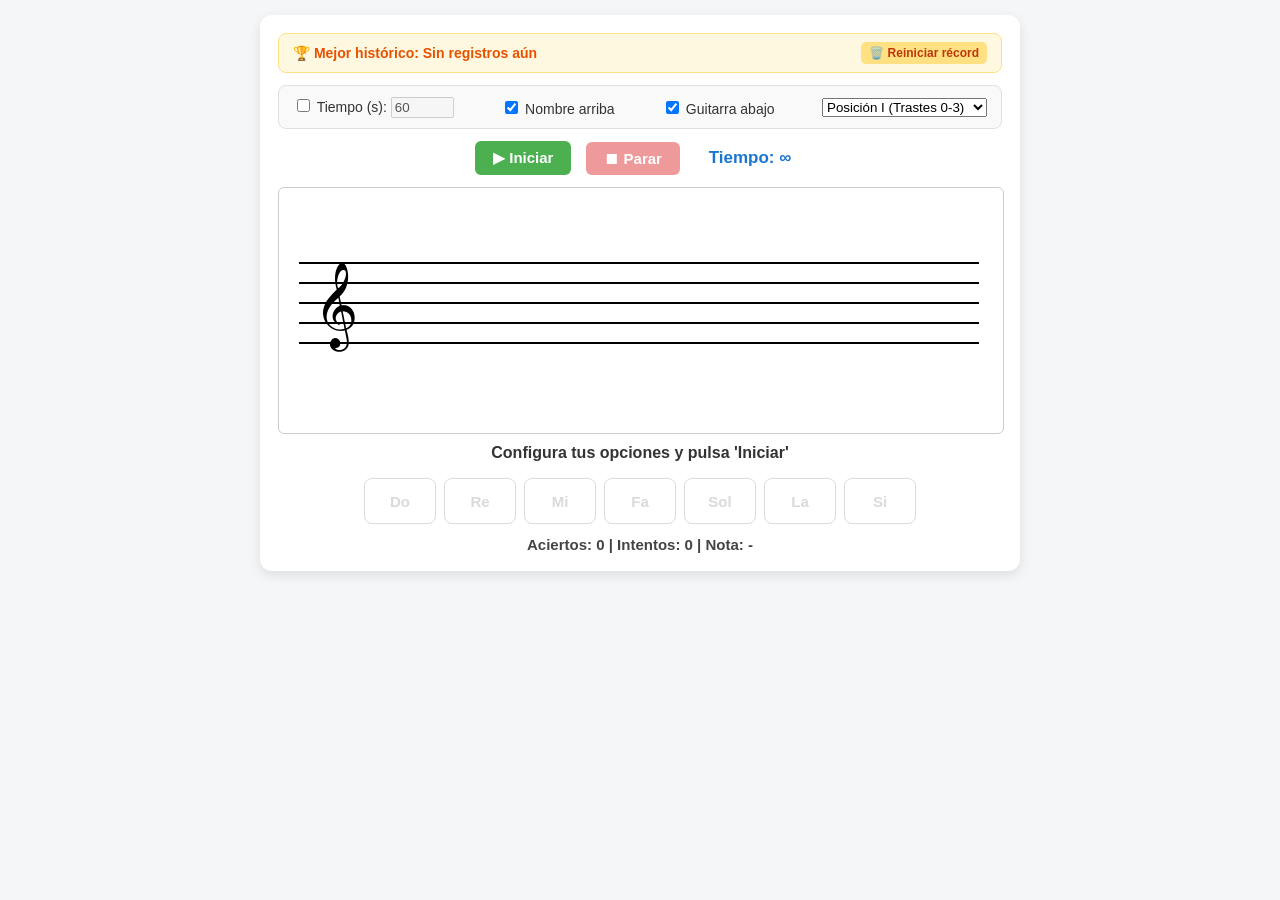
<file: entrenador/index.html>
<!DOCTYPE html>
<html lang="es">
<head>
<meta charset="UTF-8">
<meta name="viewport" content="width=device-width, initial-scale=1.0">
<title>Entrenador Musical + Guitarra</title>
<style>
  body {
    font-family: 'Segoe UI', Tahoma, Geneva, Verdana, sans-serif;
    background-color: #f4f6f8;
    color: #333;
    display: flex;
    flex-direction: column;
    align-items: center;
    padding: 15px;
    margin: 0;
  }
  .contenedor {
    background: white;
    max-width: 760px;
    width: 100%;
    border-radius: 12px;
    box-shadow: 0 4px 12px rgba(0,0,0,0.1);
    padding: 18px;
    box-sizing: border-box;
  }
  .banner-record {
    background-color: #FFF8E1;
    border: 1px solid #FFE082;
    color: #E65100;
    padding: 8px 14px;
    border-radius: 8px;
    display: flex;
    justify-content: space-between;
    align-items: center;
    font-weight: bold;
    font-size: 14px;
    margin-bottom: 12px;
  }
  .btn-reset {
    background: #FFE082;
    border: none;
    border-radius: 5px;
    padding: 4px 8px;
    cursor: pointer;
    font-size: 12px;
    color: #BF360C;
    font-weight: bold;
  }
  .panel-config {
    background: #f9f9f9;
    border: 1px solid #e0e0e0;
    border-radius: 8px;
    padding: 10px 14px;
    display: flex;
    flex-wrap: wrap;
    gap: 15px;
    align-items: center;
    justify-content: space-between;
    font-size: 14px;
    margin-bottom: 12px;
  }
  .controles {
    display: flex;
    justify-content: center;
    align-items: center;
    gap: 15px;
    margin-bottom: 12px;
  }
  button.btn-accion {
    padding: 8px 18px;
    font-size: 15px;
    font-weight: bold;
    border: none;
    border-radius: 6px;
    color: white;
    cursor: pointer;
  }
  #btnIniciar { background-color: #4CAF50; }
  #btnIniciar:disabled { background-color: #A5D6A7; cursor: not-allowed; }
  #btnParar { background-color: #f44336; }
  #btnParar:disabled { background-color: #EF9A9A; cursor: not-allowed; }
  .reloj {
    font-size: 17px;
    font-weight: bold;
    color: #1976D2;
    min-width: 110px;
    text-align: center;
  }
  .scroll-canvas {
    width: 100%;
    overflow-x: auto;
    border: 1px solid #ccc;
    border-radius: 6px;
    background: white;
    margin-bottom: 10px;
  }
  canvas {
    display: block;
  }
  .feedback {
    text-align: center;
    font-size: 16px;
    font-weight: bold;
    min-height: 24px;
    margin-bottom: 10px;
  }
  .botonera-notas {
    display: flex;
    flex-wrap: wrap;
    justify-content: center;
    gap: 8px;
    margin-bottom: 12px;
  }
  .btn-nota {
    width: 72px;
    height: 46px;
    font-size: 15px;
    font-weight: bold;
    border: 1px solid #bbb;
    border-radius: 8px;
    background-color: #ffffff;
    cursor: pointer;
    transition: background 0.15s;
  }
  .btn-nota:hover:not(:disabled) {
    background-color: #e3f2fd;
    border-color: #1976D2;
  }
  .btn-nota:disabled {
    opacity: 0.5;
    cursor: not-allowed;
  }
  .estadisticas {
    text-align: center;
    font-size: 15px;
    font-weight: 600;
    color: #444;
  }
</style>
</head>

<body>

<div class="contenedor">
  <div class="banner-record">
    <span id="lblRecord">🏆 Mejor histórico: Sin registros aún</span>
    <button class="btn-reset" onclick="reiniciarRecord()">🗑️ Reiniciar récord</button>
  </div>

  <div class="panel-config">
    <label>
      <input type="checkbox" id="chkTiempo" onchange="toggleTiempo()"> Tiempo (s):
      <input type="number" id="numSegundos" value="60" min="10" max="600" step="10" style="width: 55px;" disabled onchange="toggleTiempo()">
    </label>
    <label><input type="checkbox" id="chkNombres" checked onchange="redibujar()"> Nombre arriba</label>
    <label><input type="checkbox" id="chkGuitarra" checked onchange="redibujar()"> Guitarra abajo</label>
    <select id="selPosicion" onchange="redibujar()">
      <option value="pos1">Posición I (Trastes 0-3)</option>
      <option value="pos5">Posición V (Trastes 4-8)</option>
    </select>
  </div>

  <div class="controles">
    <button id="btnIniciar" class="btn-accion" onclick="iniciarJuego()">▶ Iniciar</button>
    <button id="btnParar" class="btn-accion" onclick="pararJuego(false)" disabled>⏹ Parar</button>
    <div id="lblReloj" class="reloj">Tiempo: ∞</div>
  </div>

  <div class="scroll-canvas" id="scrollContainer">
    <canvas id="canvasPentagrama" width="720" height="245"></canvas>
  </div>

  <div id="lblFeedback" class="feedback">Configura tus opciones y pulsa 'Iniciar'</div>
  <div class="botonera-notas" id="panelBotones"></div>
  <div id="lblStats" class="estadisticas">Aciertos: 0 | Intentos: 0 | Nota: -</div>
</div>

<script>
  const notasDisponibles = [
    { nombre: "Do",  y: 175, linea: true,  frec: 261.63, pos1: "5ª-T3", pos5: "6ª-T8" },
    { nombre: "Re",  y: 165, linea: false, frec: 293.66, pos1: "4ª-0",  pos5: "5ª-T5" },
    { nombre: "Mi",  y: 155, linea: false, frec: 329.63, pos1: "4ª-T2", pos5: "5ª-T7" },
    { nombre: "Fa",  y: 145, linea: false, frec: 349.23, pos1: "4ª-T3", pos5: "5ª-T8" },
    { nombre: "Sol", y: 135, linea: false, frec: 392.00, pos1: "3ª-0",  pos5: "4ª-T5" },
    { nombre: "La",  y: 125, linea: false, frec: 440.00, pos1: "3ª-T2", pos5: "4ª-T7" },
    { nombre: "Si",  y: 115, linea: false, frec: 493.88, pos1: "2ª-0",  pos5: "3ª-T4" },
    { nombre: "Do",  y: 105, linea: false, frec: 523.25, pos1: "2ª-T1", pos5: "3ª-T5" },
    { nombre: "Re",  y: 95,  linea: false, frec: 587.33, pos1: "2ª-T3", pos5: "3ª-T7" },
    { nombre: "Mi",  y: 85,  linea: false, frec: 659.25, pos1: "1ª-0",  pos5: "2ª-T5" },
    { nombre: "Fa",  y: 75,  linea: false, frec: 698.46, pos1: "1ª-T1", pos5: "2ª-T6" },
    { nombre: "Sol", y: 65,  linea: false, frec: 783.99, pos1: "1ª-T3", pos5: "2ª-T8" }
  ];

  const frecuenciasBotones = {
    "Do": 261.63, "Re": 293.66, "Mi": 329.63,
    "Fa": 349.23, "Sol": 392.00, "La": 440.00, "Si": 493.88
  };

  let jugando = false;
  let aciertos = 0;
  let intentos = 0;
  let notaActual = null;
  let historial = [];
  let tiempoRestante = 0;
  let timerInterval = null;
  let audioCtx = null;

  const panelBotones = document.getElementById("panelBotones");
  ["Do", "Re", "Mi", "Fa", "Sol", "La", "Si"].forEach(nombre => {
    const btn = document.createElement("button");
    btn.className = "btn-nota";
    btn.textContent = nombre;
    btn.disabled = true;
    btn.onclick = () => verificarRespuesta(nombre);
    panelBotones.appendChild(btn);
  });

  function reproducirSonido(frecuencia, duracion) {
    if (!audioCtx) audioCtx = new (window.AudioContext || window.webkitAudioContext)();
    const ahora = audioCtx.currentTime;
    const armonicos = new Array(1, 2, 3);
    const pesos = [0.4, 0.2, 0.08];


    armonicos.forEach((armonico, idx) => {
      const osc = audioCtx.createOscillator();
      const gain = audioCtx.createGain();

      osc.type = "sine";
      osc.frequency.setValueAtTime(frecuencia * armonico, ahora);

      gain.gain.setValueAtTime(pesos[idx], ahora);
      gain.gain.exponentialRampToValueAtTime(0.001, ahora + duracion);

      osc.connect(gain);
      gain.connect(audioCtx.destination);

      osc.start(ahora);
      osc.stop(ahora + duracion);
    });
  }

  function cargarRecord() {
    const data = localStorage.getItem("record_notas_web");
    return data ? JSON.parse(data) : { nota: 0, porcentaje: 0, aciertos: 0, intentos: 0 };
  }

  function actualizarBannerRecord() {
    const rec = cargarRecord();
    const lbl = document.getElementById("lblRecord");
    if (rec.intentos === 0) {
      lbl.textContent = "🏆 Mejor histórico: Sin registros aún";
    } else {
      lbl.textContent = `🏆 Mejor histórico: Nota ${rec.nota.toFixed(1)}/10 (${rec.porcentaje.toFixed(0)}% - ${rec.aciertos}/${rec.intentos} aciertos)`;
    }
  }

  function reiniciarRecord() {
    if (confirm("¿Seguro que quieres borrar el mejor resultado histórico?")) {
      localStorage.removeItem("record_notas_web");
      actualizarBannerRecord();
    }
  }

  function toggleTiempo() {
    const usar = document.getElementById("chkTiempo").checked;
    const inputSeg = document.getElementById("numSegundos");
    const lblReloj = document.getElementById("lblReloj");
    inputSeg.disabled = !usar || jugando;
    lblReloj.textContent = usar ? `Tiempo: ${inputSeg.value}s` : "Tiempo: ∞";
  }

  function redibujar() {
    const canvas = document.getElementById("canvasPentagrama");
    const ctx = canvas.getContext("2d");
    const espacio = 72;
    const margenIzq = 120;

    canvas.width = Math.max(720, margenIzq + (historial.length + 2) * espacio);
    ctx.clearRect(0, 0, canvas.width, canvas.height);

    ctx.strokeStyle = "black";
    ctx.lineWidth = 2;
    for (let y = 75; y <= 155; y += 20) {
      ctx.beginPath();
      ctx.moveTo(20, y);
      ctx.lineTo(canvas.width - 20, y);
      ctx.stroke();
    }

    ctx.fillStyle = "black";
    ctx.font = "75px Arial";
    ctx.fillText("𝄞", 35, 142);

    const mostrarNombres = document.getElementById("chkNombres").checked;
    const mostrarGuitarra = document.getElementById("chkGuitarra").checked;
    const posKey = document.getElementById("selPosicion").value;

    historial.forEach((item, idx) => {
      const x = margenIzq + idx * espacio;
      const y = item.y;
      ctx.strokeStyle = item.color;
      ctx.fillStyle = item.color;
      ctx.lineWidth = 2;

      if (item.linea) {
        ctx.beginPath();
        ctx.moveTo(x - 20, y);
        ctx.lineTo(x + 20, y);
        ctx.stroke();
      }

      ctx.beginPath();
      ctx.ellipse(x, y, 11, 8, 0, 0, Math.PI * 2);
      ctx.fill();

      ctx.beginPath();
      if (y >= 115) {
        ctx.moveTo(x + 11, y);
        ctx.lineTo(x + 11, y - 50);
      } else {
        ctx.moveTo(x - 11, y);
        ctx.lineTo(x - 11, y + 50);
      }
      ctx.stroke();

      if (item.respondida && mostrarNombres) {
        ctx.font = "bold 13px Arial";
        ctx.textAlign = "center";
        ctx.fillText(item.nombre, x, 30);
      }

      if (item.respondida && mostrarGuitarra) {
        ctx.fillStyle = "#1565C0";
        ctx.font = "bold 12px Arial";
        ctx.textAlign = "center";
        ctx.fillText(item[posKey], x, 222);
      }
    });

    const scrollContainer = document.getElementById("scrollContainer");
    scrollContainer.scrollLeft = scrollContainer.scrollWidth;
  }

  function iniciarJuego() {
    jugando = true;
    aciertos = 0;
    intentos = 0;
    historial = [];

    document.getElementById("btnIniciar").disabled = true;
    document.getElementById("btnParar").disabled = false;
    document.getElementById("numSegundos").disabled = true;
    document.querySelectorAll(".btn-nota").forEach(b => b.disabled = false);

    const fb = document.getElementById("lblFeedback");
    fb.textContent = "¿Qué nota es?";
    fb.style.color = "#333";

    actualizarStats();

    if (document.getElementById("chkTiempo").checked) {
      tiempoRestante = parseInt(document.getElementById("numSegundos").value, 10);
      document.getElementById("lblReloj").textContent = `Tiempo: ${tiempoRestante}s`;
      timerInterval = setInterval(() => {
        tiempoRestante--;
        document.getElementById("lblReloj").textContent = `Tiempo: ${tiempoRestante}s`;
        if (tiempoRestante <= 0) pararJuego(true);
      }, 1000);
    } else {
      document.getElementById("lblReloj").textContent = "Tiempo: ∞";
    }

    siguienteNota();
  }

  function siguienteNota() {
    if (!jugando) return;
    let nueva = notasDisponibles[Math.floor(Math.random() * notasDisponibles.length)];
    while (nueva === notaActual) {
      nueva = notasDisponibles[Math.floor(Math.random() * notasDisponibles.length)];
    }
    notaActual = nueva;
    historial.push({ ...nueva, color: "black", respondida: false });
    redibujar();
  }

  function verificarRespuesta(respuesta) {
    if (!jugando || historial.length === 0) return;

    intentos++;
    const actual = historial[historial.length - 1];
    actual.respondida = true;
    const posKey = document.getElementById("selPosicion").value;
    const posTexto = actual[posKey];
    const fb = document.getElementById("lblFeedback");

    if (respuesta === actual.nombre) {
      aciertos++;
      actual.color = "#2E7D32";
      fb.textContent = `¡Correcto! Era ${actual.nombre} (${posTexto})`;
      fb.style.color = "#2E7D32";
      reproducirSonido(actual.frec, 0.85);
      if (navigator.vibrate) navigator.vibrate(30);
    } else {
      actual.color = "#C62828";
      fb.textContent = `Incorrecto (pulsaste ${respuesta}). Era ${actual.nombre} (${posTexto})`;
      fb.style.color = "#C62828";
      reproducirSonido(frecuenciasBotones[respuesta], 0.25);
      if (navigator.vibrate) navigator.vibrate([100, 50, 100]);
    }

    redibujar();
    actualizarStats();
    siguienteNota();
  }

  function actualizarStats() {
    const lbl = document.getElementById("lblStats");
    if (intentos > 0) {
      const pct = (aciertos / intentos) * 100;
      const nota10 = Math.max(1.0, pct / 10);
      lbl.textContent = `Aciertos: ${aciertos} | Intentos: ${intentos} | Nota: ${nota10.toFixed(1)} / 10 (${pct.toFixed(0)}%)`;
    } else {
      lbl.textContent = "Aciertos: 0 | Intentos: 0 | Nota: -";
    }
  }

  function pararJuego(porTiempo) {
    jugando = false;
    clearInterval(timerInterval);

    document.getElementById("btnIniciar").disabled = false;
    document.getElementById("btnParar").disabled = true;
    toggleTiempo();
    document.querySelectorAll(".btn-nota").forEach(b => b.disabled = true);

    if (historial.length > 0 && !historial[historial.length - 1].respondida) {
      historial.pop();
      redibujar();
    }

    const estado = porTiempo ? "¡Tiempo agotado!" : "Sesión finalizada";
    const fb = document.getElementById("lblFeedback");
    fb.textContent = estado;
    fb.style.color = "#333";

    if (intentos > 0) {
      const pct = (aciertos / intentos) * 100;
      const nota10 = Math.max(1.0, pct / 10);
      const rec = cargarRecord();
      let esRecord = false;

      if (nota10 > rec.nota || (nota10 === rec.nota && aciertos > rec.aciertos)) {
        esRecord = true;
        localStorage.setItem("record_notas_web", JSON.stringify({
          nota: nota10, porcentaje: pct, aciertos: aciertos, intentos: intentos
        }));
        actualizarBannerRecord();
      }

      const extra = esRecord ? "\n🎉 ¡NUEVO RÉCORD HISTÓRICO! 🎉\n" : "";
      alert(
        `${estado}\n${extra}\n` +
        `• Total de intentos: ${intentos}\n` +
        `• Aciertos: ${aciertos}\n` +
        `• Porcentaje: ${pct.toFixed(1)}%\n` +
        `• Calificación final: ${nota10.toFixed(1)} sobre 10`
      );
    }
  }

  actualizarBannerRecord();
  redibujar();
</script>
</body>
</html>
</file>
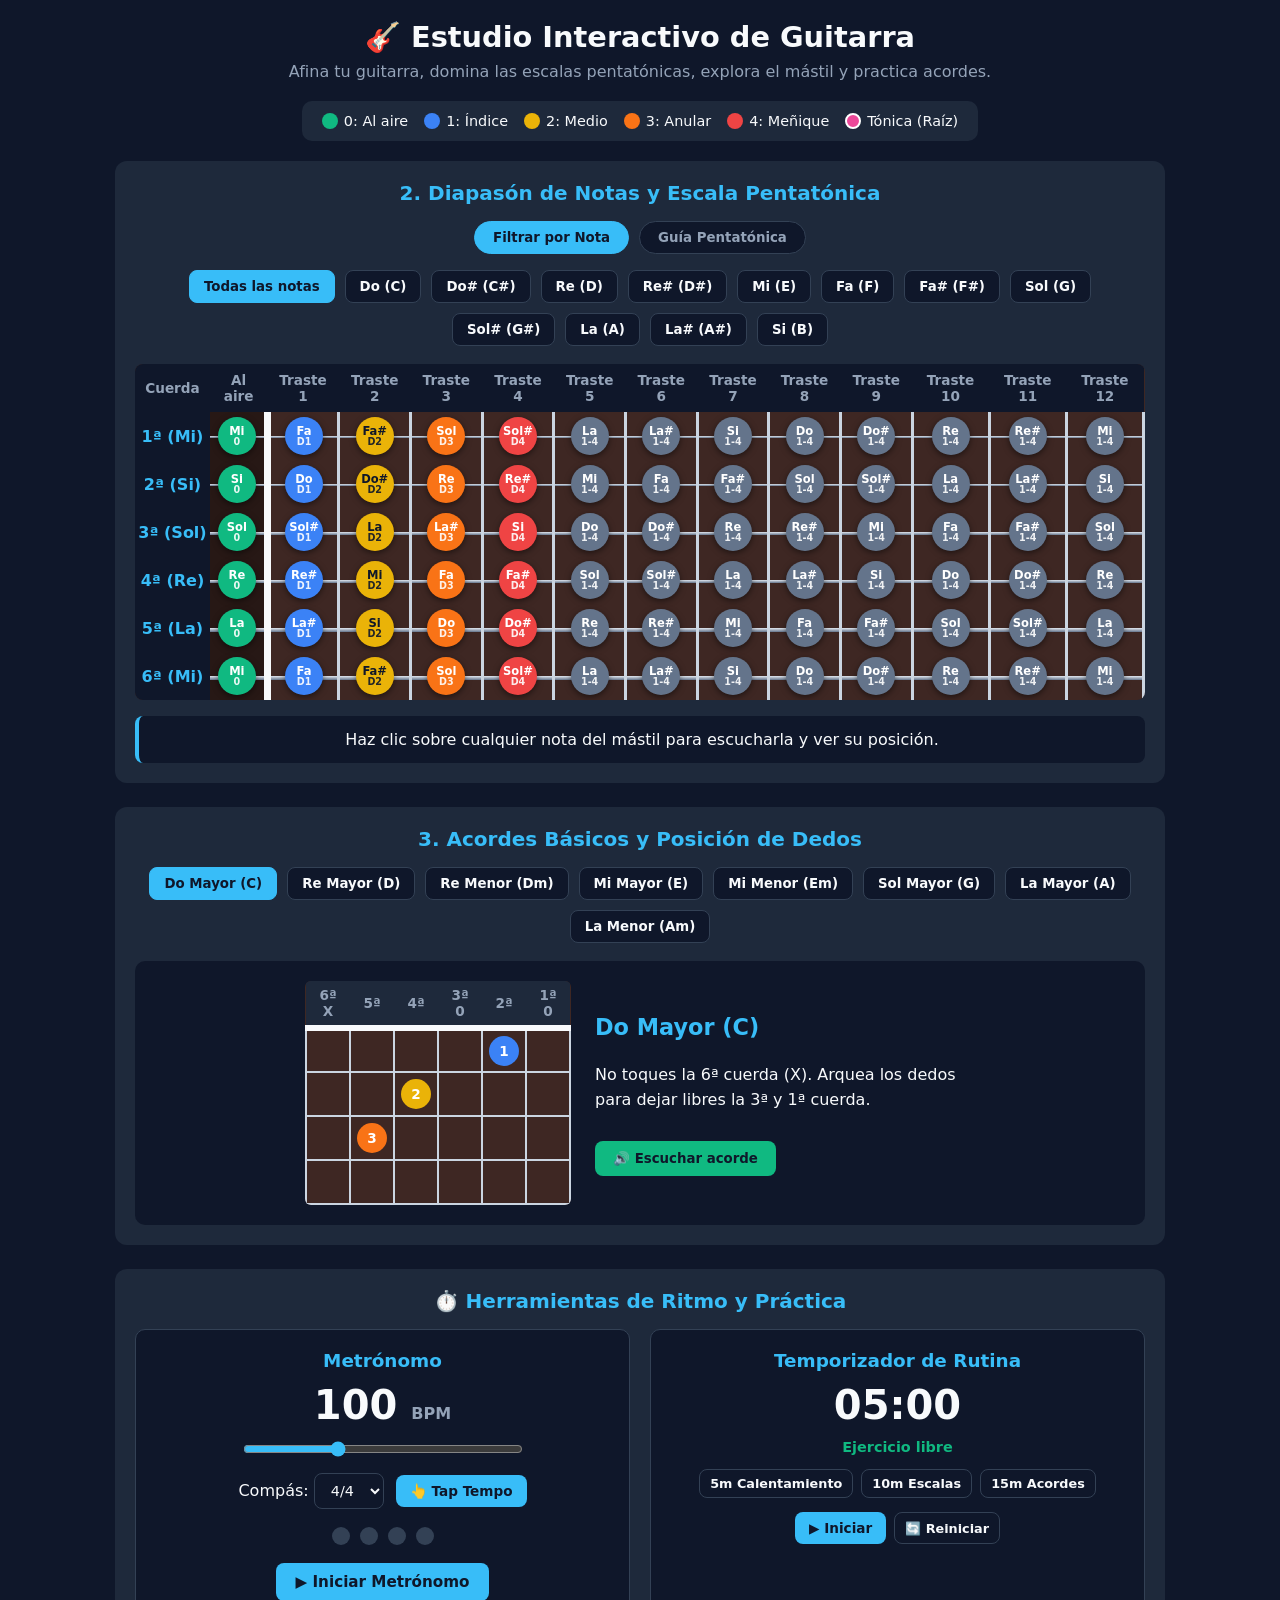
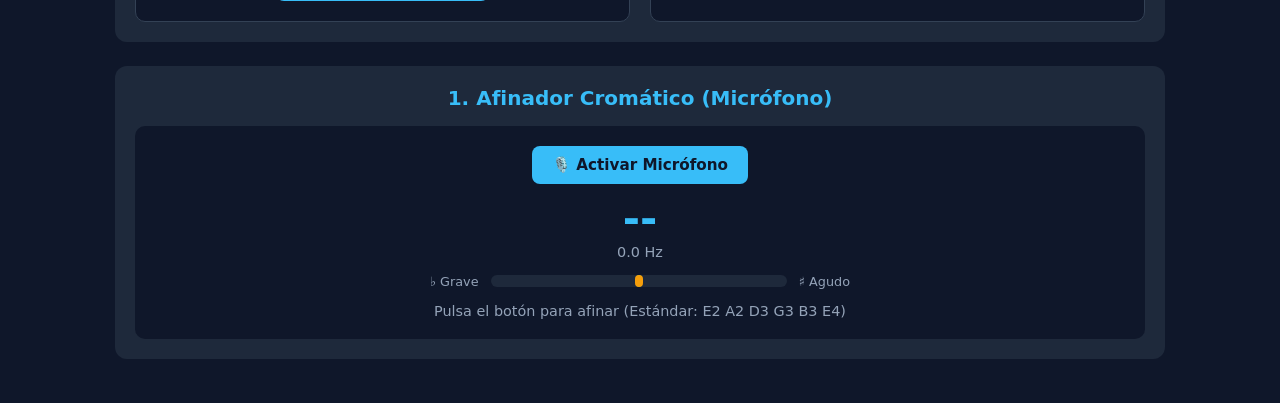
<file: estudio/index.html>
<!DOCTYPE html>
<html lang="es">
<head>
  <meta charset="UTF-8">
  <meta name="viewport" content="width=device-width, initial-scale=1.0">
  <title>Guitarra Interactiva: Afinador, Notas, Pentatónica y Acordes</title>
  <link rel="stylesheet" href="estilos.css">
</head>
<body>

  <h1>🎸 Estudio Interactivo de Guitarra</h1>
  <p class="subtitle">Afina tu guitarra, domina las escalas pentatónicas, explora el mástil y practica acordes.</p>

  <div class="legend">
    <div class="legend-item"><span class="dot-sample finger-0"></span> 0: Al aire</div>
    <div class="legend-item"><span class="dot-sample finger-1"></span> 1: Índice</div>
    <div class="legend-item"><span class="dot-sample finger-2"></span> 2: Medio</div>
    <div class="legend-item"><span class="dot-sample finger-3"></span> 3: Anular</div>
    <div class="legend-item"><span class="dot-sample finger-4"></span> 4: Meñique</div>
    <div class="legend-item"><span class="dot-sample root-sample"></span> Tónica (Raíz)</div>
  </div>


  <!-- SECCIÓN 2: DIAPASÓN Y GUÍA PENTATÓNICA -->
  <section class="card">
    <h2>2. Diapasón de Notas y Escala Pentatónica</h2>

    <div class="mode-tabs">
      <button class="tab-btn active" data-mode="notes">Filtrar por Nota</button>
      <button class="tab-btn" data-mode="pentatonic">Guía Pentatónica</button>
    </div>

    <div class="controls" id="noteButtons">
      <button class="btn active" data-note="ALL">Todas las notas</button>
    </div>

    <div class="pentatonic-controls hidden" id="pentatonicControls">
      <label>Tónica:
        <select id="pentaRoot"></select>
      </label>
      <label>Tipo:
        <select id="pentaType">
          <option value="minor">Pentatónica Menor (Blues / Rock)</option>
          <option value="major">Pentatónica Mayor (Pop / Country)</option>
        </select>
      </label>
      <button class="action-btn small" id="playScaleBtn">🔊 Escuchar Escala</button>
    </div>

    <div class="fretboard-wrapper">
      <table class="fretboard" id="fretboard"></table>
    </div>

    <div class="info-box" id="infoBox">
      Haz clic sobre cualquier nota del mástil para escucharla y ver su posición.
    </div>
  </section>

  <!-- SECCIÓN 3: ACORDES BÁSICOS -->
  <section class="card">
    <h2>3. Acordes Básicos y Posición de Dedos</h2>
    <div class="controls" id="chordButtons"></div>

    <div class="chord-display">
      <div class="chord-diagram" id="chordDiagram"></div>
      <div class="chord-details" id="chordDetails"></div>
    </div>
  </section>

  <!-- SECCIÓN EXTRA: METRÓNOMO Y TEMPORIZADOR DE RUTINA -->
  <section class="card">
    <h2>⏱️ Herramientas de Ritmo y Práctica</h2>
    <div class="practice-grid">

      <!-- Panel A: Metrónomo -->
      <div class="practice-box">
        <h3>Metrónomo</h3>
        <div class="bpm-display"><span id="bpmValue">100</span> <small>BPM</small></div>
        <input type="range" id="bpmSlider" min="40" max="220" value="100" class="slider">

        <div class="metro-controls">
          <label>Compás:
            <select id="timeSignature">
              <option value="4" selected>4/4</option>
              <option value="3">3/4</option>
              <option value="6">6/8</option>
              <option value="2">2/4</option>
            </select>
          </label>
          <button class="action-btn small" id="tapTempoBtn">👆 Tap Tempo</button>
        </div>

        <div class="beat-lights" id="beatLights"></div>
        <button class="action-btn" id="metroToggle">▶️ Iniciar Metrónomo</button>
      </div>

      <!-- Panel B: Temporizador de Rutina -->
      <div class="practice-box">
        <h3>Temporizador de Rutina</h3>
        <div class="timer-display" id="timerDisplay">05:00</div>
        <div class="timer-label" id="timerTaskLabel">Ejercicio libre</div>

        <div class="preset-btns">
          <button class="btn small-btn" data-mins="5" data-task="Calentamiento y digitación">5m Calentamiento</button>
          <button class="btn small-btn" data-mins="10" data-task="Escalas pentatónicas">10m Escalas</button>
          <button class="btn small-btn" data-mins="15" data-task="Cambio de acordes y ritmo">15m Acordes</button>
        </div>

        <div class="timer-actions">
          <button class="action-btn small" id="timerStartBtn">▶️ Iniciar</button>
          <button class="btn small-btn" id="timerResetBtn">🔄 Reiniciar</button>
        </div>
      </div>

    </div>
  </section>

  <!-- SECCIÓN 1: AFINADOR CON MICRÓFONO -->
  <section class="card tuner-card">
    <h2>1. Afinador Cromático (Micrófono)</h2>
    <div class="tuner-box">
      <button class="action-btn" id="tunerToggle">🎙️ Activar Micrófono</button>
      <div class="tuner-readout">
        <div class="tuner-note" id="tunerNote">--</div>
        <div class="tuner-freq" id="tunerFreq">0.0 Hz</div>
      </div>
      <div class="tuner-meter">
        <span class="meter-label">♭ Grave</span>
        <div class="meter-track">
          <div class="meter-center"></div>
          <div class="meter-needle" id="tunerNeedle"></div>
        </div>
        <span class="meter-label">♯ Agudo</span>
      </div>
      <div class="tuner-status" id="tunerStatus">Pulsa el botón para afinar (Estándar: E2 A2 D3 G3 B3 E4)</div>
    </div>
  </section>

  <script src="app.js"></script>
</body>
</html>
</file>
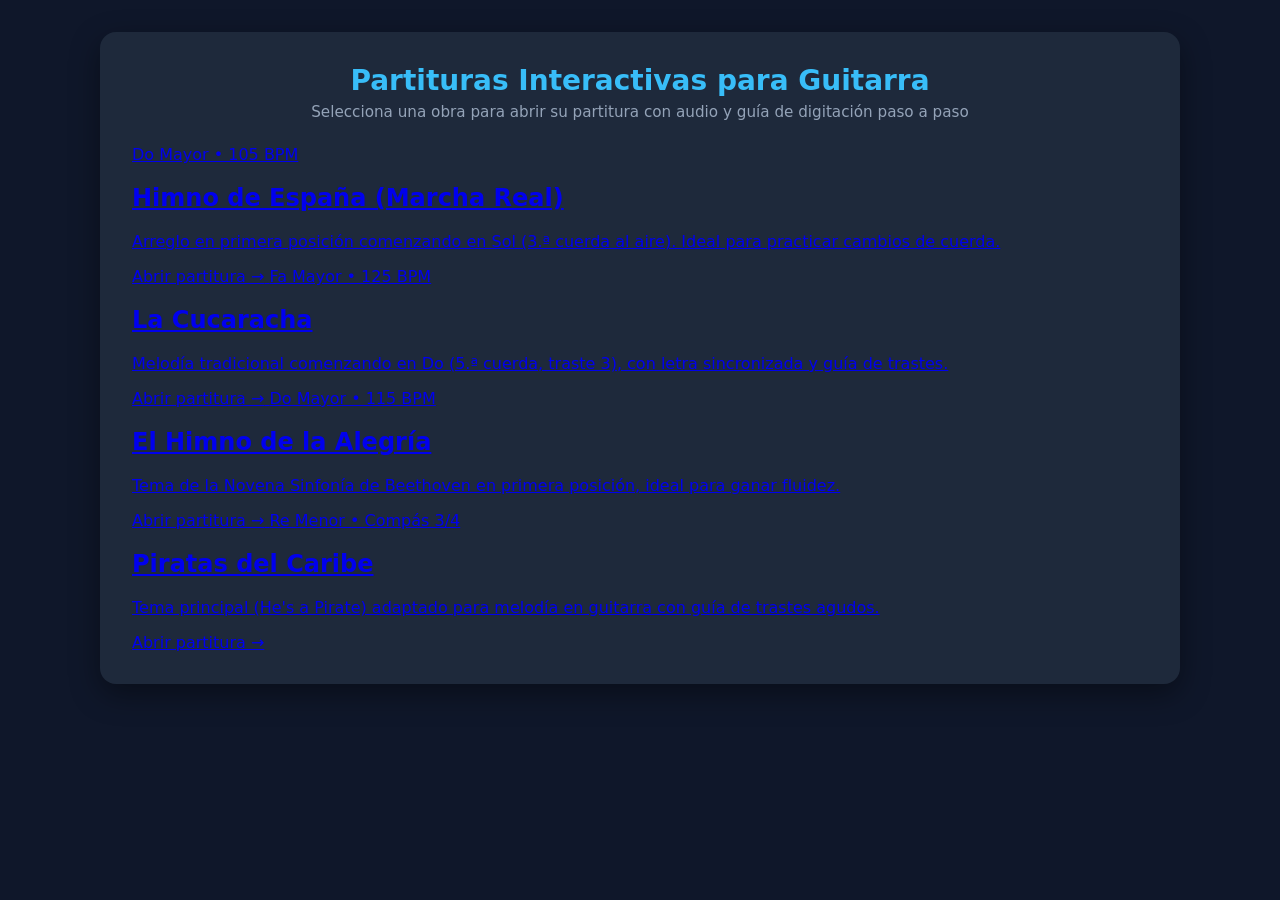
<file: partituras/index.html>
<!DOCTYPE html>
<html lang="es">
<head>
    <meta charset="UTF-8">
    <meta name="viewport" content="width=device-width, initial-scale=1.0">
    <title>Partituras Interactivas para Guitarra</title>
    <link rel="stylesheet" href="styles.css">
</head>
<body>

<div class="container">
    <header>
        <h1>Partituras Interactivas para Guitarra</h1>
        <p class="subtitle">Selecciona una obra para abrir su partitura con audio y guía de digitación paso a paso</p>
    </header>

    <main class="song-grid">
        <a href="himno.html" class="song-card">
            <span class="badge">Do Mayor • 105 BPM</span>
            <h2>Himno de España (Marcha Real)</h2>
            <p>Arreglo en primera posición comenzando en Sol (3.ª cuerda al aire). Ideal para practicar cambios de cuerda.</p>
            <span class="card-cta">Abrir partitura →</span>
        </a>

        <a href="cucaracha.html" class="song-card">
            <span class="badge">Fa Mayor • 125 BPM</span>
            <h2>La Cucaracha</h2>
            <p>Melodía tradicional comenzando en Do (5.ª cuerda, traste 3), con letra sincronizada y guía de trastes.</p>
            <span class="card-cta">Abrir partitura →</span>
        </a>

        <a href="alegria.html" class="song-card">
            <span class="badge">Do Mayor • 115 BPM</span>
            <h2>El Himno de la Alegría</h2>
            <p>Tema de la Novena Sinfonía de Beethoven en primera posición, ideal para ganar fluidez.</p>
            <span class="card-cta">Abrir partitura →</span>
        </a>

        <a href="piratas.html" class="song-card">
            <span class="badge">Re Menor • Compás 3/4</span>
            <h2>Piratas del Caribe</h2>
            <p>Tema principal (He's a Pirate) adaptado para melodía en guitarra con guía de trastes agudos.</p>
            <span class="card-cta">Abrir partitura →</span>
        </a>
    </main>
</div>

</body>
</html>
</file>
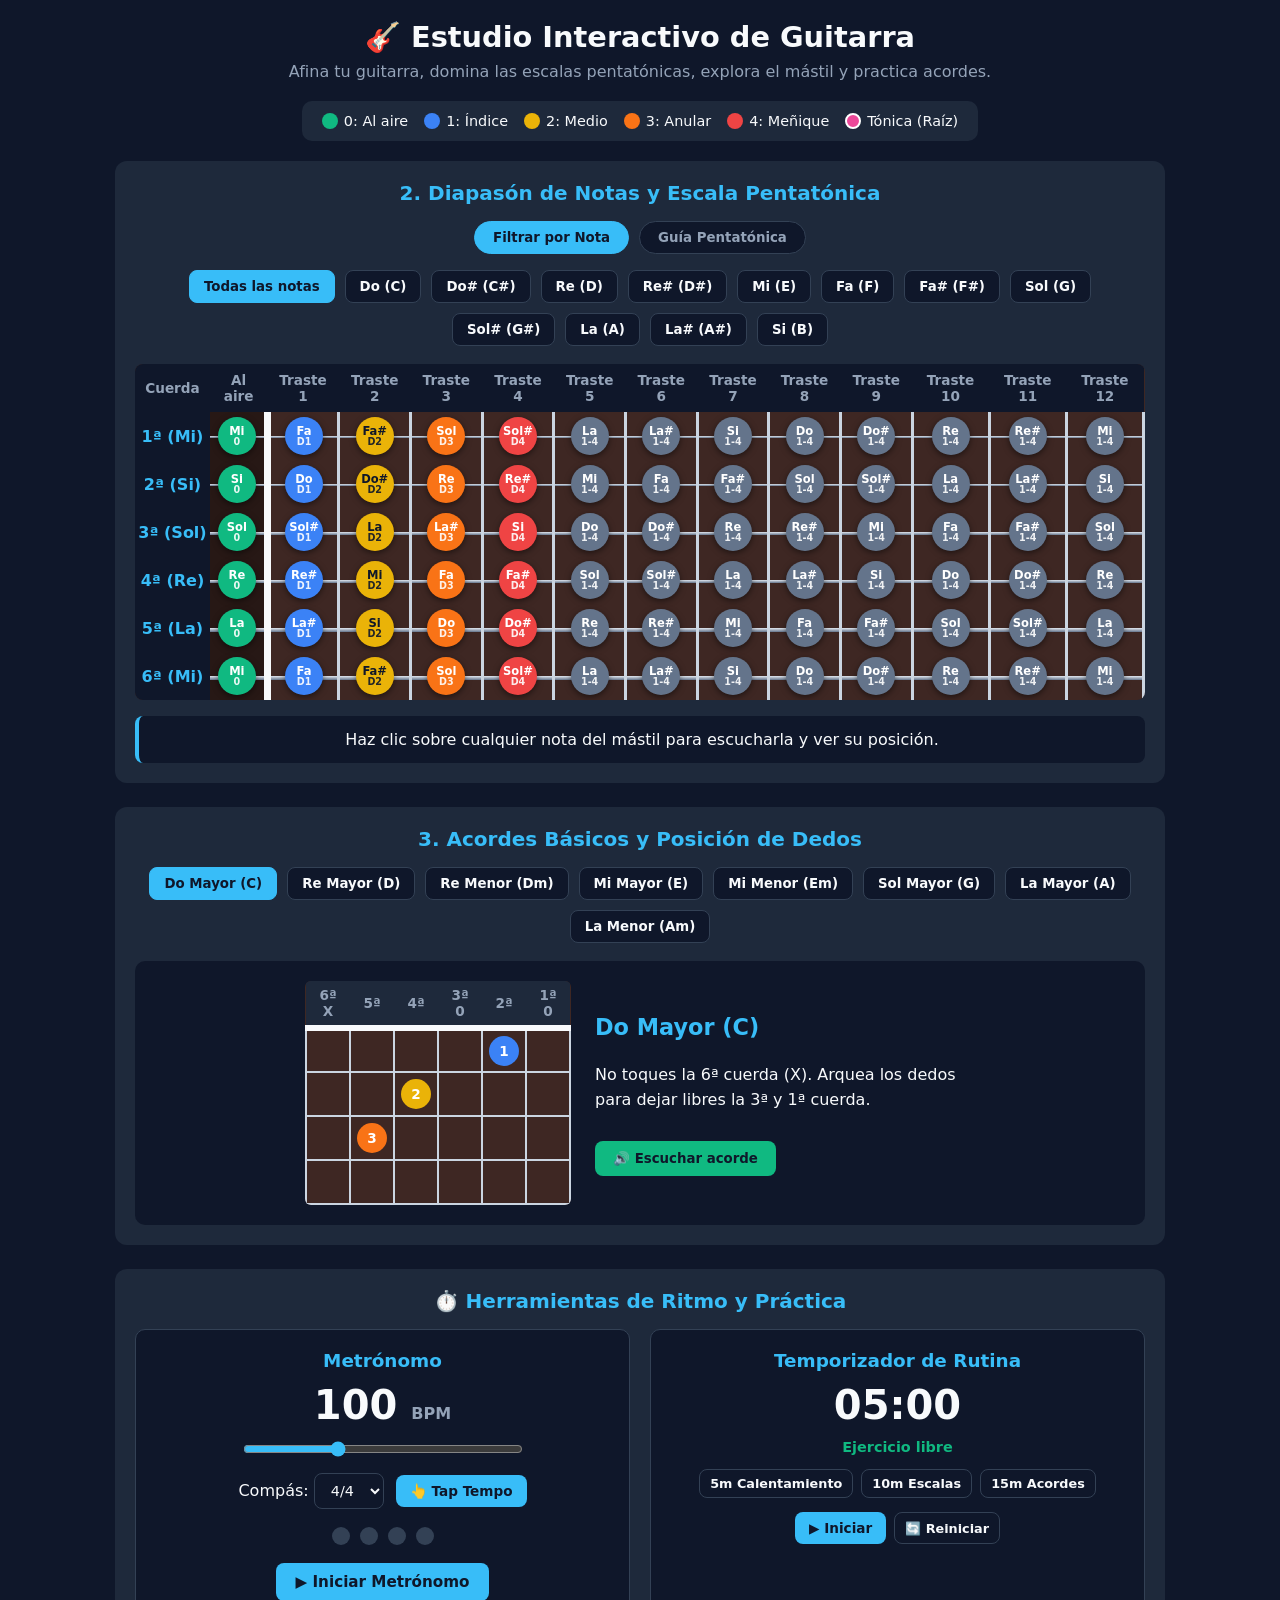
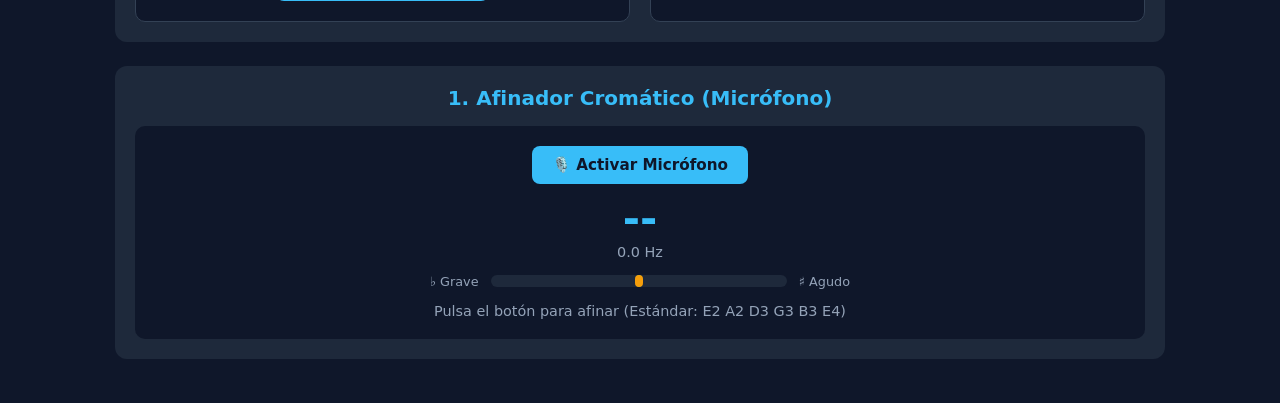
<file: estudio/main_metronomo.html>
<!DOCTYPE html>
<html lang="es">
<head>
  <meta charset="UTF-8">
  <meta name="viewport" content="width=device-width, initial-scale=1.0">
  <title>Guitarra Interactiva: Afinador, Notas, Pentatónica y Acordes</title>
  <style>
    :root {
  --bg: #0f172a;
  --panel: #1e293b;
  --text: #f8fafc;
  --muted: #94a3b8;
  --wood: #3e2723;
  --fret: #cbd5e1;
  --accent: #38bdf8;
  --green: #10b981;
}

* { box-sizing: border-box; font-family: system-ui, -apple-system, sans-serif; }

body {
  margin: 0;
  padding: 20px;
  background: var(--bg);
  color: var(--text);
  display: flex;
  flex-direction: column;
  align-items: center;
}

h1 { margin: 0 0 8px; font-size: 1.8rem; text-align: center; }
h2 { margin: 0 0 16px; font-size: 1.25rem; color: var(--accent); text-align: center; }
p.subtitle { margin: 0 0 20px; color: var(--muted); text-align: center; }

.legend {
  display: flex;
  flex-wrap: wrap;
  gap: 16px;
  background: var(--panel);
  padding: 12px 20px;
  border-radius: 10px;
  margin-bottom: 20px;
  font-size: 0.9rem;
}

.legend-item { display: flex; align-items: center; gap: 6px; }
.dot-sample { width: 16px; height: 16px; border-radius: 50%; display: inline-block; }
.root-sample { background: #ec4899; border: 2px solid #fff; }

.card {
  background: var(--panel);
  padding: 20px;
  border-radius: 12px;
  max-width: 1050px;
  width: 100%;
  margin-bottom: 24px;
}

/* --- AFINADOR --- */
.tuner-box {
  display: flex;
  flex-direction: column;
  align-items: center;
  gap: 14px;
  background: #0f172a;
  padding: 20px;
  border-radius: 10px;
}

.action-btn {
  background: var(--accent);
  color: #0f172a;
  border: none;
  padding: 10px 20px;
  border-radius: 8px;
  font-weight: bold;
  font-size: 0.95rem;
  cursor: pointer;
  transition: opacity 0.2s;
}
.action-btn:hover { opacity: 0.9; }
.action-btn.active-mic { background: #ef4444; color: #fff; }
.action-btn.small { padding: 8px 14px; font-size: 0.85rem; }

.tuner-readout { text-align: center; }
.tuner-note { font-size: 2.6rem; font-weight: 800; color: var(--accent); line-height: 1; }
.tuner-note.in-tune { color: var(--green); }
.tuner-freq { font-size: 0.9rem; color: var(--muted); margin-top: 4px; }

.tuner-meter {
  display: flex;
  align-items: center;
  gap: 12px;
  width: 100%;
  max-width: 420px;
}
.meter-label { font-size: 0.8rem; color: var(--muted); white-space: nowrap; }
.meter-track {
  position: relative;
  flex: 1;
  height: 12px;
  background: #1e293b;
  border-radius: 6px;
  overflow: hidden;
}
.meter-center {
  position: absolute;
  left: 50%;
  top: 0; bottom: 0;
  width: 3px;
  background: var(--green);
  transform: translateX(-50%);
}
.meter-needle {
  position: absolute;
  left: 50%;
  top: 0; bottom: 0;
  width: 8px;
  border-radius: 4px;
  background: #f59e0b;
  transform: translateX(-50%);
  transition: left 0.08s ease-out, background 0.15s;
}
.tuner-status { font-size: 0.9rem; color: var(--muted); text-align: center; }

/* --- PESTAÑAS Y CONTROLES --- */
.mode-tabs {
  display: flex;
  justify-content: center;
  gap: 10px;
  margin-bottom: 16px;
}

.tab-btn {
  padding: 8px 18px;
  background: #0f172a;
  color: var(--muted);
  border: 1px solid #334155;
  border-radius: 20px;
  cursor: pointer;
  font-weight: 600;
}
.tab-btn.active {
  background: var(--accent);
  color: #0f172a;
  border-color: var(--accent);
}

.controls, .pentatonic-controls {
  display: flex;
  flex-wrap: wrap;
  gap: 10px;
  justify-content: center;
  align-items: center;
  margin-bottom: 18px;
}
.hidden { display: none !important; }

select {
  background: #0f172a;
  color: var(--text);
  border: 1px solid #334155;
  padding: 8px 12px;
  border-radius: 8px;
  font-size: 0.9rem;
}

.btn {
  padding: 8px 14px;
  border: 1px solid #334155;
  background: #0f172a;
  color: var(--text);
  border-radius: 8px;
  cursor: pointer;
  font-weight: 600;
  transition: all 0.2s;
}
.btn:hover { border-color: var(--accent); }
.btn.active { background: var(--accent); color: #0f172a; border-color: var(--accent); }

/* --- DIAPASÓN --- */
.fretboard-wrapper { width: 100%; overflow-x: auto; }

table.fretboard {
  width: 100%;
  min-width: 850px;
  border-collapse: collapse;
  background: var(--wood);
  border-radius: 8px;
  overflow: hidden;
}

.fretboard th {
  background: #0f172a;
  color: var(--muted);
  padding: 8px;
  font-size: 0.85rem;
}

.fretboard td {
  border-right: 3px solid var(--fret);
  height: 48px;
  text-align: center;
  position: relative;
  padding: 0;
}

.fretboard td:nth-child(2) {
  border-right: 7px solid #f8fafc;
  background: #271815;
}

.fretboard td::before {
  content: "";
  position: absolute;
  left: 0; right: 0; top: 50%;
  background: linear-gradient(to bottom, #e2e8f0, #64748b);
  z-index: 1;
}

tr[data-string="0"] td::before { height: 1.5px; }
tr[data-string="1"] td::before { height: 2px; }
tr[data-string="2"] td::before { height: 2.5px; }
tr[data-string="3"] td::before { height: 3px; }
tr[data-string="4"] td::before { height: 3.5px; }
tr[data-string="5"] td::before { height: 4px; }

.string-label {
  background: #0f172a !important;
  border-right: none !important;
  font-weight: bold;
  width: 75px;
  color: var(--accent);
}
.string-label::before { display: none; }

.note-marker {
  position: relative;
  z-index: 2;
  display: inline-flex;
  flex-direction: column;
  align-items: center;
  justify-content: center;
  width: 38px;
  height: 38px;
  border-radius: 50%;
  font-size: 0.72rem;
  font-weight: bold;
  color: #fff;
  cursor: pointer;
  box-shadow: 0 2px 6px rgba(0,0,0,0.5);
  transition: transform 0.15s, opacity 0.2s;
  line-height: 1.05;
}

.note-marker:hover { transform: scale(1.15); }
.note-marker.dimmed { opacity: 0.12; }
.note-marker.root-note {
  background: #ec4899 !important;
  border: 2px solid #fff;
  transform: scale(1.06);
}
.finger-tag { font-size: 0.6rem; opacity: 0.9; }

.finger-0 { background: #10b981; }
.finger-1 { background: #3b82f6; }
.finger-2 { background: #eab308; color: #0f172a; }
.finger-3 { background: #f97316; }
.finger-4 { background: #ef4444; }
.finger-x { background: #64748b; }

.info-box {
  margin-top: 16px;
  background: #0f172a;
  padding: 14px 20px;
  border-radius: 8px;
  text-align: center;
  border-left: 4px solid var(--accent);
}

/* --- ACORDES --- */
.chord-display {
  display: flex;
  flex-wrap: wrap;
  gap: 24px;
  justify-content: center;
  align-items: center;
  background: #0f172a;
  padding: 20px;
  border-radius: 10px;
}

.chord-grid {
  border-collapse: collapse;
  background: var(--wood);
  border-radius: 6px;
  overflow: hidden;
}

.chord-grid th {
  background: #1e293b;
  padding: 6px 12px;
  font-size: 0.85rem;
  color: var(--muted);
}

.chord-grid td {
  width: 44px;
  height: 44px;
  border: 2px solid var(--fret);
  text-align: center;
}

.chord-grid tr:first-child td { border-top: 6px solid #f8fafc; }

.chord-dot {
  display: inline-flex;
  align-items: center;
  justify-content: center;
  width: 30px;
  height: 30px;
  border-radius: 50%;
  font-weight: bold;
  font-size: 0.85rem;
  color: #fff;
}

.chord-details { max-width: 380px; line-height: 1.6; }
.chord-details h3 { margin: 0 0 8px; font-size: 1.4rem; color: var(--accent); }
.strum-btn {
  margin-top: 12px;
  background: var(--green);
  color: #0f172a;
  border: none;
  padding: 10px 18px;
  border-radius: 8px;
  font-weight: bold;
  cursor: pointer;
}

/* --- METRÓNOMO Y TEMPORIZADOR --- */
.practice-grid {
  display: grid;
  grid-template-columns: repeat(auto-fit, minmax(300px, 1fr));
  gap: 20px;
}

.practice-box {
  background: #0f172a;
  padding: 20px;
  border-radius: 10px;
  display: flex;
  flex-direction: column;
  align-items: center;
  gap: 14px;
  border: 1px solid #334155;
}

.practice-box h3 {
  margin: 0;
  color: var(--accent);
  font-size: 1.15rem;
}

.bpm-display, .timer-display {
  font-size: 2.5rem;
  font-weight: 800;
  color: var(--text);
  line-height: 1;
}

.bpm-display small {
  font-size: 1rem;
  color: var(--muted);
}

.slider {
  width: 100%;
  max-width: 280px;
  accent-color: var(--accent);
  cursor: pointer;
}

.metro-controls {
  display: flex;
  gap: 12px;
  align-items: center;
  flex-wrap: wrap;
  justify-content: center;
}

.beat-lights {
  display: flex;
  gap: 10px;
  margin: 4px 0;
}

.beat-dot {
  width: 18px;
  height: 18px;
  border-radius: 50%;
  background: #334155;
  transition: transform 0.08s, background 0.08s;
}

.beat-dot.active-accent {
  background: #ec4899;
  transform: scale(1.25);
  box-shadow: 0 0 10px #ec4899;
}

.beat-dot.active-beat {
  background: var(--green);
  transform: scale(1.15);
  box-shadow: 0 0 8px var(--green);
}

.timer-label {
  font-size: 0.9rem;
  color: var(--green);
  font-weight: 600;
}

.preset-btns, .timer-actions {
  display: flex;
  gap: 8px;
  flex-wrap: wrap;
  justify-content: center;
}

.small-btn {
  padding: 6px 10px;
  font-size: 0.8rem;
}

  </style>
</head>
<body>

  <h1>🎸 Estudio Interactivo de Guitarra</h1>
  <p class="subtitle">Afina tu guitarra, domina las escalas pentatónicas, explora el mástil y practica acordes.</p>

  <div class="legend">
    <div class="legend-item"><span class="dot-sample finger-0"></span> 0: Al aire</div>
    <div class="legend-item"><span class="dot-sample finger-1"></span> 1: Índice</div>
    <div class="legend-item"><span class="dot-sample finger-2"></span> 2: Medio</div>
    <div class="legend-item"><span class="dot-sample finger-3"></span> 3: Anular</div>
    <div class="legend-item"><span class="dot-sample finger-4"></span> 4: Meñique</div>
    <div class="legend-item"><span class="dot-sample root-sample"></span> Tónica (Raíz)</div>
  </div>


  <!-- SECCIÓN 2: DIAPASÓN Y GUÍA PENTATÓNICA -->
  <section class="card">
    <h2>2. Diapasón de Notas y Escala Pentatónica</h2>

    <div class="mode-tabs">
      <button class="tab-btn active" data-mode="notes">Filtrar por Nota</button>
      <button class="tab-btn" data-mode="pentatonic">Guía Pentatónica</button>
    </div>

    <div class="controls" id="noteButtons">
      <button class="btn active" data-note="ALL">Todas las notas</button>
    </div>

    <div class="pentatonic-controls hidden" id="pentatonicControls">
      <label>Tónica:
        <select id="pentaRoot"></select>
      </label>
      <label>Tipo:
        <select id="pentaType">
          <option value="minor">Pentatónica Menor (Blues / Rock)</option>
          <option value="major">Pentatónica Mayor (Pop / Country)</option>
        </select>
      </label>
      <button class="action-btn small" id="playScaleBtn">🔊 Escuchar Escala</button>
    </div>

    <div class="fretboard-wrapper">
      <table class="fretboard" id="fretboard"></table>
    </div>

    <div class="info-box" id="infoBox">
      Haz clic sobre cualquier nota del mástil para escucharla y ver su posición.
    </div>
  </section>

  <!-- SECCIÓN 3: ACORDES BÁSICOS -->
  <section class="card">
    <h2>3. Acordes Básicos y Posición de Dedos</h2>
    <div class="controls" id="chordButtons"></div>

    <div class="chord-display">
      <div class="chord-diagram" id="chordDiagram"></div>
      <div class="chord-details" id="chordDetails"></div>
    </div>
  </section>

  <!-- SECCIÓN EXTRA: METRÓNOMO Y TEMPORIZADOR DE RUTINA -->
  <section class="card">
    <h2>⏱️ Herramientas de Ritmo y Práctica</h2>
    <div class="practice-grid">

      <!-- Panel A: Metrónomo -->
      <div class="practice-box">
        <h3>Metrónomo</h3>
        <div class="bpm-display"><span id="bpmValue">100</span> <small>BPM</small></div>
        <input type="range" id="bpmSlider" min="40" max="220" value="100" class="slider">

        <div class="metro-controls">
          <label>Compás:
            <select id="timeSignature">
              <option value="4" selected>4/4</option>
              <option value="3">3/4</option>
              <option value="6">6/8</option>
              <option value="2">2/4</option>
            </select>
          </label>
          <button class="action-btn small" id="tapTempoBtn">👆 Tap Tempo</button>
        </div>

        <div class="beat-lights" id="beatLights"></div>
        <button class="action-btn" id="metroToggle">▶️ Iniciar Metrónomo</button>
      </div>

      <!-- Panel B: Temporizador de Rutina -->
      <div class="practice-box">
        <h3>Temporizador de Rutina</h3>
        <div class="timer-display" id="timerDisplay">05:00</div>
        <div class="timer-label" id="timerTaskLabel">Ejercicio libre</div>

        <div class="preset-btns">
          <button class="btn small-btn" data-mins="5" data-task="Calentamiento y digitación">5m Calentamiento</button>
          <button class="btn small-btn" data-mins="10" data-task="Escalas pentatónicas">10m Escalas</button>
          <button class="btn small-btn" data-mins="15" data-task="Cambio de acordes y ritmo">15m Acordes</button>
        </div>

        <div class="timer-actions">
          <button class="action-btn small" id="timerStartBtn">▶️ Iniciar</button>
          <button class="btn small-btn" id="timerResetBtn">🔄 Reiniciar</button>
        </div>
      </div>

    </div>
  </section>

  <!-- SECCIÓN 1: AFINADOR CON MICRÓFONO -->
  <section class="card tuner-card">
    <h2>1. Afinador Cromático (Micrófono)</h2>
    <div class="tuner-box">
      <button class="action-btn" id="tunerToggle">🎙️ Activar Micrófono</button>
      <div class="tuner-readout">
        <div class="tuner-note" id="tunerNote">--</div>
        <div class="tuner-freq" id="tunerFreq">0.0 Hz</div>
      </div>
      <div class="tuner-meter">
        <span class="meter-label">♭ Grave</span>
        <div class="meter-track">
          <div class="meter-center"></div>
          <div class="meter-needle" id="tunerNeedle"></div>
        </div>
        <span class="meter-label">♯ Agudo</span>
      </div>
      <div class="tuner-status" id="tunerStatus">Pulsa el botón para afinar (Estándar: E2 A2 D3 G3 B3 E4)</div>
    </div>
  </section>

  <script>
    const NOTES = [
  { latin: "Do",  eng: "C"  },
  { latin: "Do#", eng: "C#" },
  { latin: "Re",  eng: "D"  },
  { latin: "Re#", eng: "D#" },
  { latin: "Mi",  eng: "E"  },
  { latin: "Fa",  eng: "F"  },
  { latin: "Fa#", eng: "F#" },
  { latin: "Sol", eng: "G"  },
  { latin: "Sol#",eng: "G#" },
  { latin: "La",  eng: "A"  },
  { latin: "La#", eng: "A#" },
  { latin: "Si",  eng: "B"  }
];

const STRINGS = [
  { num: 1, name: "1ª (Mi)",  startIndex: 4,  baseFreq: 329.63 },
  { num: 2, name: "2ª (Si)",  startIndex: 11, baseFreq: 246.94 },
  { num: 3, name: "3ª (Sol)", startIndex: 7,  baseFreq: 196.00 },
  { num: 4, name: "4ª (Re)",  startIndex: 2,  baseFreq: 146.83 },
  { num: 5, name: "5ª (La)",  startIndex: 9,  baseFreq: 110.00 },
  { num: 6, name: "6ª (Mi)",  startIndex: 4,  baseFreq: 82.41  }
];

const CHORDS = new Array(
  {
    name: "Do Mayor (C)",
    frets: new Array(-1, 3, 2, 0, 1, 0),
    fingers: new Array("X", 3, 2, 0, 1, 0),
    tips: "No toques la 6ª cuerda (X). Arquea los dedos para dejar libres la 3ª y 1ª cuerda."
  },
  {
    name: "Re Mayor (D)",
    frets: new Array(-1, -1, 0, 2, 3, 2),
    fingers: new Array("X", "X", 0, 1, 3, 2),
    tips: "Rasguea únicamente desde la 4ª cuerda (Re al aire) hacia abajo."
  },
  {
    name: "Re Menor (Dm)",
    frets: new Array(-1, -1, 0, 2, 3, 1),
    fingers: new Array("X", "X", 0, 2, 3, 1),
    tips: "Coloca el dedo 1 en el primer traste de la 1ª cuerda y rasguea desde la 4ª cuerda."
  },
  {
    name: "Mi Mayor (E)",
    frets: new Array(0, 2, 2, 1, 0, 0),
    fingers: new Array(0, 2, 3, 1, 0, 0),
    tips: "Se tocan las 6 cuerdas. Usa los dedos 2 y 3 en el segundo traste."
  },
  {
    name: "Mi Menor (Em)",
    frets: new Array(0, 2, 2, 0, 0, 0),
    fingers: new Array(0, 2, 3, 0, 0, 0),
    tips: "Solo pisa la 5ª y 4ª cuerda en el traste 2 y rasguea todas las cuerdas."
  },
  {
    name: "Sol Mayor (G)",
    frets: new Array(3, 2, 0, 0, 0, 3),
    fingers: new Array(2, 1, 0, 0, 0, 3),
    tips: "Pisa los extremos en el traste 3 (6ª y 1ª cuerda) y deja sonar las centrales al aire."
  },
  {
    name: "La Mayor (A)",
    frets: new Array(-1, 0, 2, 2, 2, 0),
    fingers: new Array("X", 0, 1, 2, 3, 0),
    tips: "Agrupa los dedos 1, 2 y 3 en el segundo traste de las cuerdas 4ª, 3ª y 2ª."
  },
  {
    name: "La Menor (Am)",
    frets: new Array(-1, 0, 2, 2, 1, 0),
    fingers: new Array("X", 0, 2, 3, 1, 0),
    tips: "Misma forma que Mi Mayor, bajando cada dedo una cuerda."
  }
);


const TOTAL_FRETS = 12;
let audioCtx = null;

function ensureAudioContext() {
  if (!audioCtx) audioCtx = new (window.AudioContext || window.webkitAudioContext)();
  if (audioCtx.state === "suspended") audioCtx.resume();
}

function playTone(freq, delay = 0) {
  ensureAudioContext();
  const startTime = audioCtx.currentTime + delay;
  const osc = audioCtx.createOscillator();
  const gain = audioCtx.createGain();

  osc.type = "triangle";
  osc.frequency.setValueAtTime(freq, startTime);

  gain.gain.setValueAtTime(0.25, startTime);
  gain.gain.exponentialRampToValueAtTime(0.001, startTime + 1.2);

  osc.connect(gain);
  gain.connect(audioCtx.destination);
  osc.start(startTime);
  osc.stop(startTime + 1.2);
}

/* =========================================
   1. AFINADOR CROMÁTICO POR MICRÓFONO
   ========================================= */
let tunerActive = false;
let micStream = null;
let analyser = null;
let rafId = null;

const tunerToggle = document.getElementById("tunerToggle");
const tunerNoteEl = document.getElementById("tunerNote");
const tunerFreqEl = document.getElementById("tunerFreq");
const tunerNeedleEl = document.getElementById("tunerNeedle");
const tunerStatusEl = document.getElementById("tunerStatus");

function autoCorrelate(buffer, sampleRate) {
  let rms = 0;
  for (let i = 0; i < buffer.length; i++) rms += buffer[i] * buffer[i];
  rms = Math.sqrt(rms / buffer.length);
  if (rms < 0.015) return -1;

  let r1 = 0, r2 = buffer.length - 1;
  const thres = 0.2;
  for (let i = 0; i < buffer.length / 2; i++) {
    if (Math.abs(buffer[i]) < thres) { r1 = i; break; }
  }
  for (let i = 1; i < buffer.length / 2; i++) {
    if (Math.abs(buffer[buffer.length - i]) < thres) { r2 = buffer.length - i; break; }
  }

  const trimmed = buffer.slice(r1, r2);
  const c = new Array(trimmed.length).fill(0);
  for (let i = 0; i < trimmed.length; i++) {
    for (let j = 0; j < trimmed.length - i; j++) {
      c[i] += trimmed[j] * trimmed[j + i];
    }
  }

  let d = 0;
  while (c[d] > c[d + 1]) d++;
  let maxVal = -1, maxPos = -1;
  for (let i = d; i < trimmed.length; i++) {
    if (c[i] > maxVal) { maxVal = c[i]; maxPos = i; }
  }

  return sampleRate / maxPos;
}

function updateTuner() {
  if (!tunerActive) return;
  const buffer = new Float32Array(analyser.fftSize);
  analyser.getFloatTimeDomainData(buffer);
  const freq = autoCorrelate(buffer, audioCtx.sampleRate);

  if (freq > 60 && freq < 1000) {
    const noteNum = 12 * (Math.log(freq / 440) / Math.log(2)) + 69;
    const roundedNote = Math.round(noteNum);
    const noteIndex = (roundedNote % 12 + 12) % 12;
    const octave = Math.floor(roundedNote / 12) - 1;
    const cents = Math.floor((noteNum - roundedNote) * 100);

    const nObj = NOTES[noteIndex];
    tunerNoteEl.textContent = `${nObj.latin} (${nObj.eng}${octave})`;
    tunerFreqEl.textContent = `${freq.toFixed(1)} Hz`;

    const clampedCents = Math.max(-50, Math.min(50, cents));
    tunerNeedleEl.style.left = `${50 + clampedCents}%`;

    if (Math.abs(cents) <= 5) {
      tunerNoteEl.classList.add("in-tune");
      tunerNeedleEl.style.background = "#10b981";
      tunerStatusEl.textContent = "✅ ¡Afinada!";
    } else {
      tunerNoteEl.classList.remove("in-tune");
      tunerNeedleEl.style.background = "#f59e0b";
      tunerStatusEl.textContent = cents < 0 ? "🔼 Tensa un poco la cuerda" : "🔽 Afloja un poco la cuerda";
    }
  }
  rafId = requestAnimationFrame(updateTuner);
}

tunerToggle.addEventListener("click", async () => {
  if (tunerActive) {
    tunerActive = false;
    cancelAnimationFrame(rafId);
    if (micStream) micStream.getTracks().forEach(t => t.stop());
    tunerToggle.textContent = "🎙️ Activar Micrófono";
    tunerToggle.classList.remove("active-mic");
    tunerStatusEl.textContent = "Afinador detenido.";
    return;
  }

  if (!navigator.mediaDevices || !navigator.mediaDevices.getUserMedia) {
    tunerStatusEl.textContent = "⚠️ El micrófono requiere abrir la página en HTTPS o localhost.";
    return;
  }

  try {
    ensureAudioContext();
    micStream = await navigator.mediaDevices.getUserMedia({ audio: true });
    const source = audioCtx.createMediaStreamSource(micStream);
    analyser = audioCtx.createAnalyser();
    analyser.fftSize = 2048;
    source.connect(analyser);

    tunerActive = true;
    tunerToggle.textContent = "⏹️ Detener Afinador";
    tunerToggle.classList.add("active-mic");
    tunerStatusEl.textContent = "Toca una cuerda al aire cerca del micrófono...";
    updateTuner();
  } catch (err) {
    tunerStatusEl.textContent = "⚠️ Acceso al micrófono denegado o bloqueado por el navegador.";
  }
});

/* =========================================
   2. DIAPASÓN Y ESCALAS PENTATÓNICAS
   ========================================= */
function getFingerInfo(fret) {
  if (fret === 0) return { label: "0", desc: "Cuerda al aire", cls: "finger-0" };
  if (fret === 1) return { label: "D1", desc: "Dedo 1 (Índice)", cls: "finger-1" };
  if (fret === 2) return { label: "D2", desc: "Dedo 2 (Medio)", cls: "finger-2" };
  if (fret === 3) return { label: "D3", desc: "Dedo 3 (Anular)", cls: "finger-3" };
  if (fret === 4) return { label: "D4", desc: "Dedo 4 (Meñique)", cls: "finger-4" };
  return { label: "1-4", desc: "Según posición de la mano", cls: "finger-x" };
}

const noteBtnContainer = document.getElementById("noteButtons");
const pentaRootSelect = document.getElementById("pentaRoot");
const pentaTypeSelect = document.getElementById("pentaType");

NOTES.forEach((n, idx) => {
  const btn = document.createElement("button");
  btn.className = "btn";
  btn.dataset.noteIndex = idx;
  btn.textContent = `${n.latin} (${n.eng})`;
  noteBtnContainer.appendChild(btn);

  const opt = document.createElement("option");
  opt.value = idx;
  opt.textContent = `${n.latin} (${n.eng})`;
  if (idx === 9) opt.selected = true;
  pentaRootSelect.appendChild(opt);
});

const table = document.getElementById("fretboard");
const thead = document.createElement("thead");
const headRow = document.createElement("tr");
headRow.innerHTML = `<th>Cuerda</th>` + Array.from({ length: TOTAL_FRETS + 1 }, (_, i) =>
  `<th>${i === 0 ? "Al aire" : "Traste " + i}</th>`
).join("");
thead.appendChild(headRow);
table.appendChild(thead);

const tbody = document.createElement("tbody");
STRINGS.forEach((str, sIdx) => {
  const tr = document.createElement("tr");
  tr.dataset.string = sIdx;

  const labelTd = document.createElement("td");
  labelTd.className = "string-label";
  labelTd.textContent = str.name;
  tr.appendChild(labelTd);

  for (let fret = 0; fret <= TOTAL_FRETS; fret++) {
    const td = document.createElement("td");
    const noteIndex = (str.startIndex + fret) % 12;
    const noteObj = NOTES[noteIndex];
    const finger = getFingerInfo(fret);
    const freq = str.baseFreq * Math.pow(2, fret / 12);

    const marker = document.createElement("div");
    marker.className = `note-marker ${finger.cls}`;
    marker.dataset.noteIndex = noteIndex;
    marker.innerHTML = `<span>${noteObj.latin}</span><span class="finger-tag">${finger.label}</span>`;

    marker.addEventListener("click", () => {
      playTone(freq);
      document.getElementById("infoBox").innerHTML =
        `<strong>Nota:</strong> ${noteObj.latin} (${noteObj.eng}) &nbsp;|&nbsp; ` +
        `<strong>Ubicación:</strong> ${str.num}ª cuerda, ${fret === 0 ? "al aire" : "traste " + fret} &nbsp;|&nbsp; ` +
        `<strong>Posición:</strong> ${finger.desc}`;
    });

    td.appendChild(marker);
    tr.appendChild(td);
  }
  tbody.appendChild(tr);
});
table.appendChild(tbody);

const PENTA_INTERVALS = {
  minor: new Array(0, 3, 5, 7, 10),
  major: new Array(0, 2, 4, 7, 9)
};

function applyPentatonicScale() {
  const root = parseInt(pentaRootSelect.value, 10);
  const type = pentaTypeSelect.value;
  const scaleNotes = PENTA_INTERVALS[type].map(interval => (root + interval) % 12);

  document.querySelectorAll(".note-marker").forEach(m => {
    const nIdx = parseInt(m.dataset.noteIndex, 10);
    m.classList.remove("root-note", "dimmed");
    if (scaleNotes.includes(nIdx)) {
      if (nIdx === root) m.classList.add("root-note");
    } else {
      m.classList.add("dimmed");
    }
  });

  const noteNames = scaleNotes.map(i => `${NOTES[i].latin} (${NOTES[i].eng})`).join(" - ");
  document.getElementById("infoBox").innerHTML =
    `<strong>Escala Pentatónica ${type === "minor" ? "Menor" : "Mayor"} de ${NOTES[root].latin}:</strong> ${noteNames}`;
}

document.querySelectorAll(".tab-btn").forEach(tab => {
  tab.addEventListener("click", () => {
    document.querySelectorAll(".tab-btn").forEach(t => t.classList.remove("active"));
    tab.classList.add("active");

    const mode = tab.dataset.mode;
    if (mode === "notes") {
      noteBtnContainer.classList.remove("hidden");
      document.getElementById("pentatonicControls").classList.add("hidden");
      document.querySelectorAll(".note-marker").forEach(m => m.classList.remove("root-note", "dimmed"));
      noteBtnContainer.querySelectorAll(".btn").forEach(b => b.classList.remove("active"));
      noteBtnContainer.querySelector('[data-note="ALL"]').classList.add("active");
    } else {
      noteBtnContainer.classList.add("hidden");
      document.getElementById("pentatonicControls").classList.remove("hidden");
      applyPentatonicScale();
    }
  });
});

noteBtnContainer.addEventListener("click", e => {
  if (!e.target.classList.contains("btn")) return;
  noteBtnContainer.querySelectorAll(".btn").forEach(b => b.classList.remove("active"));
  e.target.classList.add("active");

  const isAll = e.target.dataset.note === "ALL";
  const targetIdx = parseInt(e.target.dataset.noteIndex, 10);

  document.querySelectorAll(".note-marker").forEach(m => {
    m.classList.remove("root-note");
    const mIdx = parseInt(m.dataset.noteIndex, 10);
    m.classList.toggle("dimmed", !isAll && mIdx !== targetIdx);
  });
});

pentaRootSelect.addEventListener("change", applyPentatonicScale);
pentaTypeSelect.addEventListener("change", applyPentatonicScale);

document.getElementById("playScaleBtn").addEventListener("click", () => {
  const root = parseInt(pentaRootSelect.value, 10);
  const type = pentaTypeSelect.value;
  const intervals = [...PENTA_INTERVALS[type], 12];
  const baseA2 = 110.00;
  const rootFreq = baseA2 * Math.pow(2, (root - 9) / 12);

  intervals.forEach((semi, idx) => {
    const freq = rootFreq * Math.pow(2, semi / 12);
    playTone(freq, idx * 0.35);
  });
});

/* =========================================
   3. ACORDES BÁSICOS
   ========================================= */
const chordBtnContainer = document.getElementById("chordButtons");
const stringOrder6to1 = [...STRINGS].reverse();

function renderChord(chord) {
  const diagram = document.getElementById("chordDiagram");
  let html = `<table class="chord-grid"><thead><tr>`;

  stringOrder6to1.forEach((s, idx) => {
    const f = chord.frets[idx];
    const status = f === -1 ? "X" : (f === 0 ? "0" : "");
    html += `<th>${s.num}ª<br>${status}</th>`;
  });
  html += `</tr></thead><tbody>`;

  for (let fret = 1; fret <= 4; fret++) {
    html += `<tr>`;
    for (let s = 0; s < 6; s++) {
      if (chord.frets[s] === fret) {
        const fingerNum = chord.fingers[s];
        html += `<td><span class="chord-dot finger-${fingerNum}">${fingerNum}</span></td>`;
      } else {
        html += `<td></td>`;
      }
    }
    html += `</tr>`;
  }
  html += `</tbody></table>`;
  diagram.innerHTML = html;

  const details = document.getElementById("chordDetails");
  details.innerHTML = `
    <h3>${chord.name}</h3>
    <p>${chord.tips}</p>
    <button class="strum-btn" id="strumBtn">🔊 Escuchar acorde</button>
  `;

  document.getElementById("strumBtn").addEventListener("click", () => {
    chord.frets.forEach((fret, idx) => {
      if (fret >= 0) {
        const freq = stringOrder6to1[idx].baseFreq * Math.pow(2, fret / 12);
        playTone(freq, idx * 0.06);
      }
    });
  });
}

CHORDS.forEach((chord, idx) => {
  const btn = document.createElement("button");
  btn.className = idx === 0 ? "btn active" : "btn";
  btn.textContent = chord.name;
  btn.addEventListener("click", () => {
    chordBtnContainer.querySelectorAll(".btn").forEach(b => b.classList.remove("active"));
    btn.classList.add("active");
    renderChord(chord);
  });
  chordBtnContainer.appendChild(btn);
});

renderChord(CHORDS.at(0));

/* =========================================
   4. METRÓNOMO VISUAL Y SONORO
   ========================================= */
let metroRunning = false;
let metroInterval = null;
let currentBeat = 0;
let tapTimes = new Array();

const bpmSlider = document.getElementById("bpmSlider");
const bpmValueEl = document.getElementById("bpmValue");
const timeSigSelect = document.getElementById("timeSignature");
const beatLightsEl = document.getElementById("beatLights");
const metroToggleBtn = document.getElementById("metroToggle");
const tapTempoBtn = document.getElementById("tapTempoBtn");

function renderBeatLights() {
  const beats = parseInt(timeSigSelect.value, 10);
  beatLightsEl.innerHTML = "";
  for (let i = 0; i < beats; i++) {
    const dot = document.createElement("div");
    dot.className = "beat-dot";
    beatLightsEl.appendChild(dot);
  }
}

function playClickSound(isAccent) {
  ensureAudioContext();
  const osc = audioCtx.createOscillator();
  const gain = audioCtx.createGain();

  osc.type = "sine";
  osc.frequency.setValueAtTime(isAccent ? 1000 : 700, audioCtx.currentTime);

  gain.gain.setValueAtTime(0.3, audioCtx.currentTime);
  gain.gain.exponentialRampToValueAtTime(0.001, audioCtx.currentTime + 0.08);

  osc.connect(gain);
  gain.connect(audioCtx.destination);
  osc.start();
  osc.stop(audioCtx.currentTime + 0.08);
}

function stepMetronome() {
  const beats = parseInt(timeSigSelect.value, 10);
  const dots = beatLightsEl.querySelectorAll(".beat-dot");

  dots.forEach(d => d.classList.remove("active-accent", "active-beat"));

  const isAccent = currentBeat === 0;
  const activeDot = dots.item(currentBeat);
  if (activeDot) {
    activeDot.classList.add(isAccent ? "active-accent" : "active-beat");
  }

  playClickSound(isAccent);
  currentBeat = (currentBeat + 1) % beats;
}

function startMetronome() {
  stopMetronome();
  currentBeat = 0;
  const bpm = parseInt(bpmSlider.value, 10);
  const ms = Math.round(60000 / bpm);
  stepMetronome();
  metroInterval = setInterval(stepMetronome, ms);
  metroRunning = true;
  metroToggleBtn.textContent = "⏹️ Detener Metrónomo";
  metroToggleBtn.classList.add("active-mic");
}

function stopMetronome() {
  if (metroInterval) clearInterval(metroInterval);
  metroRunning = false;
  metroToggleBtn.textContent = "▶️ Iniciar Metrónomo";
  metroToggleBtn.classList.remove("active-mic");
  beatLightsEl.querySelectorAll(".beat-dot").forEach(d => d.classList.remove("active-accent", "active-beat"));
}

bpmSlider.addEventListener("input", () => {
  bpmValueEl.textContent = bpmSlider.value;
  if (metroRunning) startMetronome();
});

timeSigSelect.addEventListener("change", () => {
  renderBeatLights();
  if (metroRunning) startMetronome();
});

metroToggleBtn.addEventListener("click", () => {
  if (metroRunning) {
    stopMetronome();
  } else {
    startMetronome();
  }
});

// Función Tap Tempo (calcular BPM golpeando el botón al ritmo)
tapTempoBtn.addEventListener("click", () => {
  const now = Date.now();
  if (tapTimes.length > 0 && now - tapTimes.at(-1) > 2000) {
    tapTimes = new Array();
  }
  tapTimes.push(now);
  if (tapTimes.length > 4) tapTimes.shift();

  if (tapTimes.length >= 2) {
    let sum = 0;
    for (let i = 1; i < tapTimes.length; i++) {
      sum += tapTimes.at(i) - tapTimes.at(i - 1);
    }
    const avgMs = sum / (tapTimes.length - 1);
    const calculatedBpm = Math.max(40, Math.min(220, Math.round(60000 / avgMs)));
    bpmSlider.value = calculatedBpm;
    bpmValueEl.textContent = calculatedBpm;
    if (metroRunning) startMetronome();
  }
});

renderBeatLights();

/* =========================================
   5. TEMPORIZADOR DE RUTINA DE PRÁCTICA
   ========================================= */
let timerSeconds = 300;
let initialSeconds = 300;
let timerInterval = null;
let timerRunning = false;

const timerDisplayEl = document.getElementById("timerDisplay");
const timerTaskLabelEl = document.getElementById("timerTaskLabel");
const timerStartBtn = document.getElementById("timerStartBtn");
const timerResetBtn = document.getElementById("timerResetBtn");

function updateTimerDisplay() {
  const mins = Math.floor(timerSeconds / 60);
  const secs = timerSeconds % 60;
  const mStr = mins < 10 ? "0" + mins : String(mins);
  const sStr = secs < 10 ? "0" + secs : String(secs);
  timerDisplayEl.textContent = `${mStr}:${sStr}`;
}

function stopTimer() {
  if (timerInterval) clearInterval(timerInterval);
  timerRunning = false;
  timerStartBtn.textContent = "▶️ Iniciar";
}

timerStartBtn.addEventListener("click", () => {
  if (timerRunning) {
    stopTimer();
    return;
  }
  if (timerSeconds <= 0) timerSeconds = initialSeconds;
  timerRunning = true;
  timerStartBtn.textContent = "⏸️ Pausar";

  timerInterval = setInterval(() => {
    timerSeconds--;
    updateTimerDisplay();
    if (timerSeconds <= 0) {
      stopTimer();
      playTone(523.25, 0);
      playTone(659.25, 0.2);
      playTone(783.99, 0.4);
      timerTaskLabelEl.textContent = "✅ ¡Bloque completado!";
    }
  }, 1000);
});

timerResetBtn.addEventListener("click", () => {
  stopTimer();
  timerSeconds = initialSeconds;
  updateTimerDisplay();
});

document.querySelectorAll(".preset-btns .btn").forEach(btn => {
  btn.addEventListener("click", () => {
    stopTimer();
    const mins = parseInt(btn.dataset.mins, 10);
    initialSeconds = mins * 60;
    timerSeconds = initialSeconds;
    timerTaskLabelEl.textContent = btn.dataset.task;
    updateTimerDisplay();
  });
});

updateTimerDisplay();

  </script>
</body>
</html>
</file>
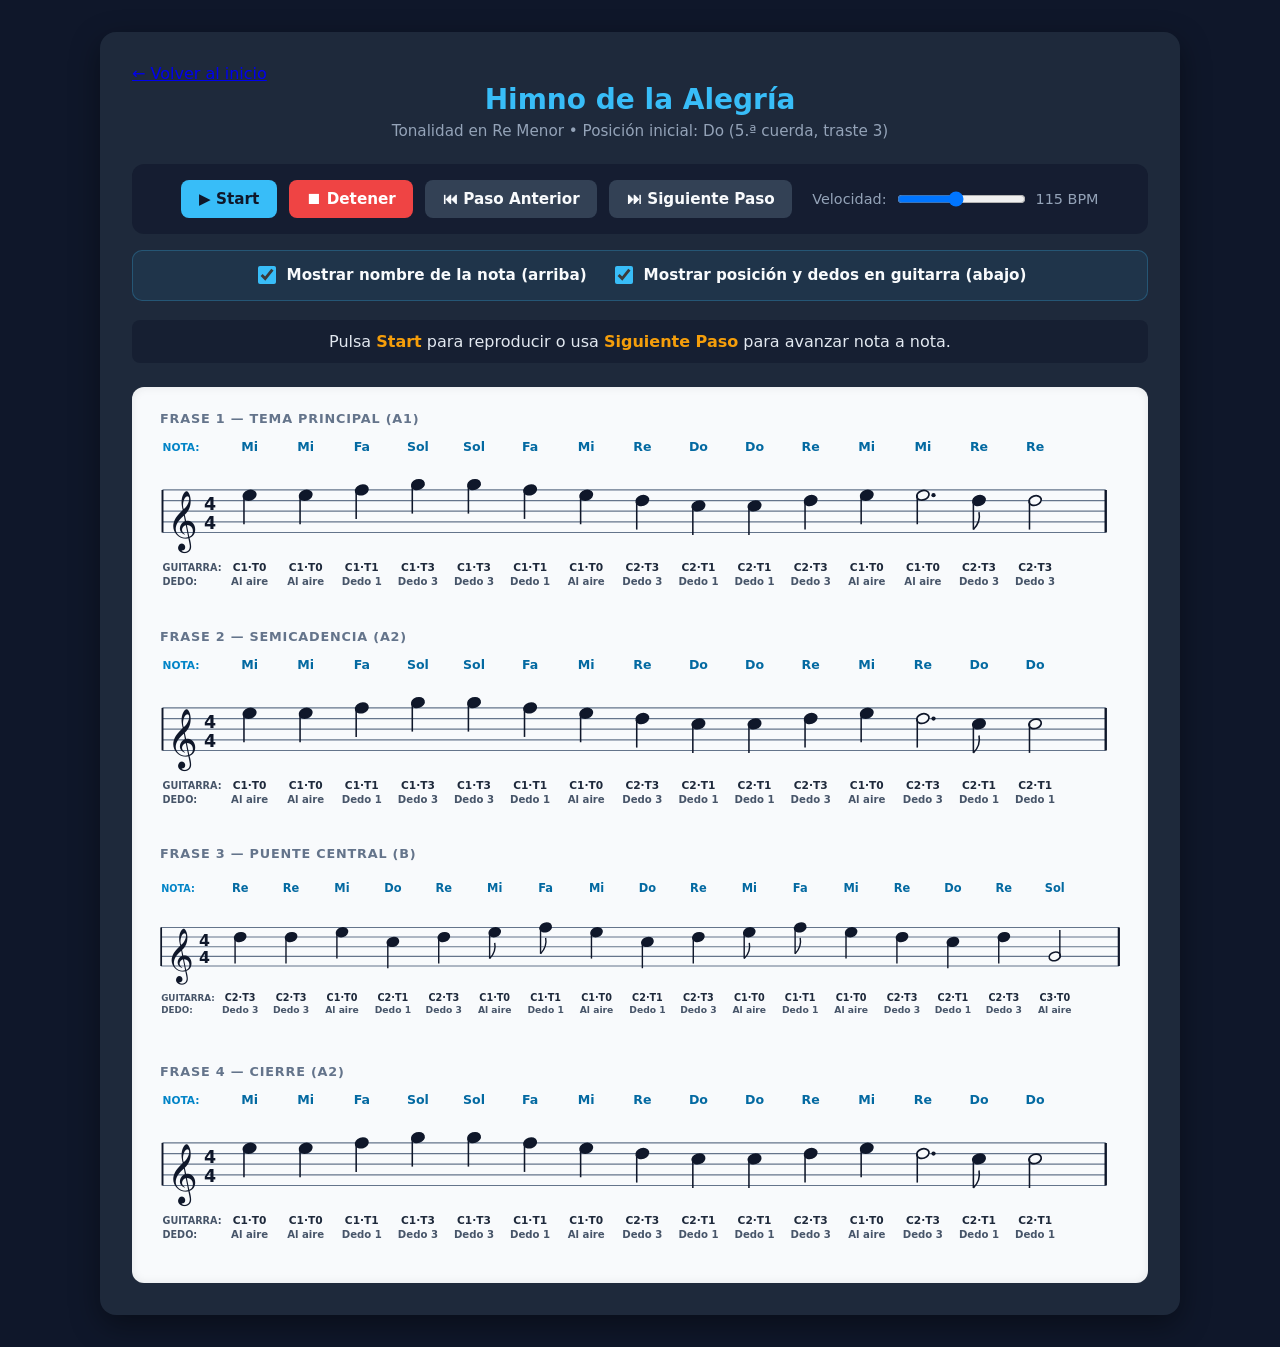
<file: partituras/alegria.html>
<!DOCTYPE html>
<html lang="es">
<head>
    <meta charset="UTF-8">
    <meta name="viewport" content="width=device-width, initial-scale=1.0">
    <title>Himno de la Alegría - Partitura Interactiva</title>
    <link rel="stylesheet" href="styles.css">
</head>
<body>

<div class="container">
    <nav class="top-nav">
        <a href="index.html" class="back-link">← Volver al inicio</a>
    </nav>

    <header>
        <h1>Himno de la Alegría</h1>
        <p class="subtitle">Tonalidad en Re Menor • Posición inicial: Do (5.ª cuerda, traste 3)</p>
    </header>

    <div class="controls">
        <button id="btnStart" type="button">▶ Start</button>
        <button id="btnStop" type="button" class="danger">⏹ Detener</button>
        <button id="btnPrev" type="button" class="secondary">⏮ Paso Anterior</button>
        <button id="btnNext" type="button" class="secondary">⏭ Siguiente Paso</button>
        <div class="tempo-control">
            <label for="tempo">Velocidad:</label>
            <input type="range" id="tempo" min="60" max="180" value="125">
            <span id="tempoVal">125 BPM</span>
        </div>
    </div>

    <div class="toggles">
        <label class="checkbox-label">
            <input type="checkbox" id="chkNotes" checked>
            Mostrar nombre de la nota (arriba)
        </label>
        <label class="checkbox-label">
            <input type="checkbox" id="chkFingers" checked>
            Mostrar posición y dedos en guitarra (abajo)
        </label>
    </div>

    <div class="info-panel" id="statusPanel">
        Pulsa <strong>Start</strong> para reproducir o usa <strong>Siguiente Paso</strong> para avanzar nota a nota.
    </div>

    <div class="sheet-paper" id="sheetPaper"></div>
</div>

<script src="js/alegria.js"></script>
<script src="js/player.js"></script>
</body>
</html>
</file>
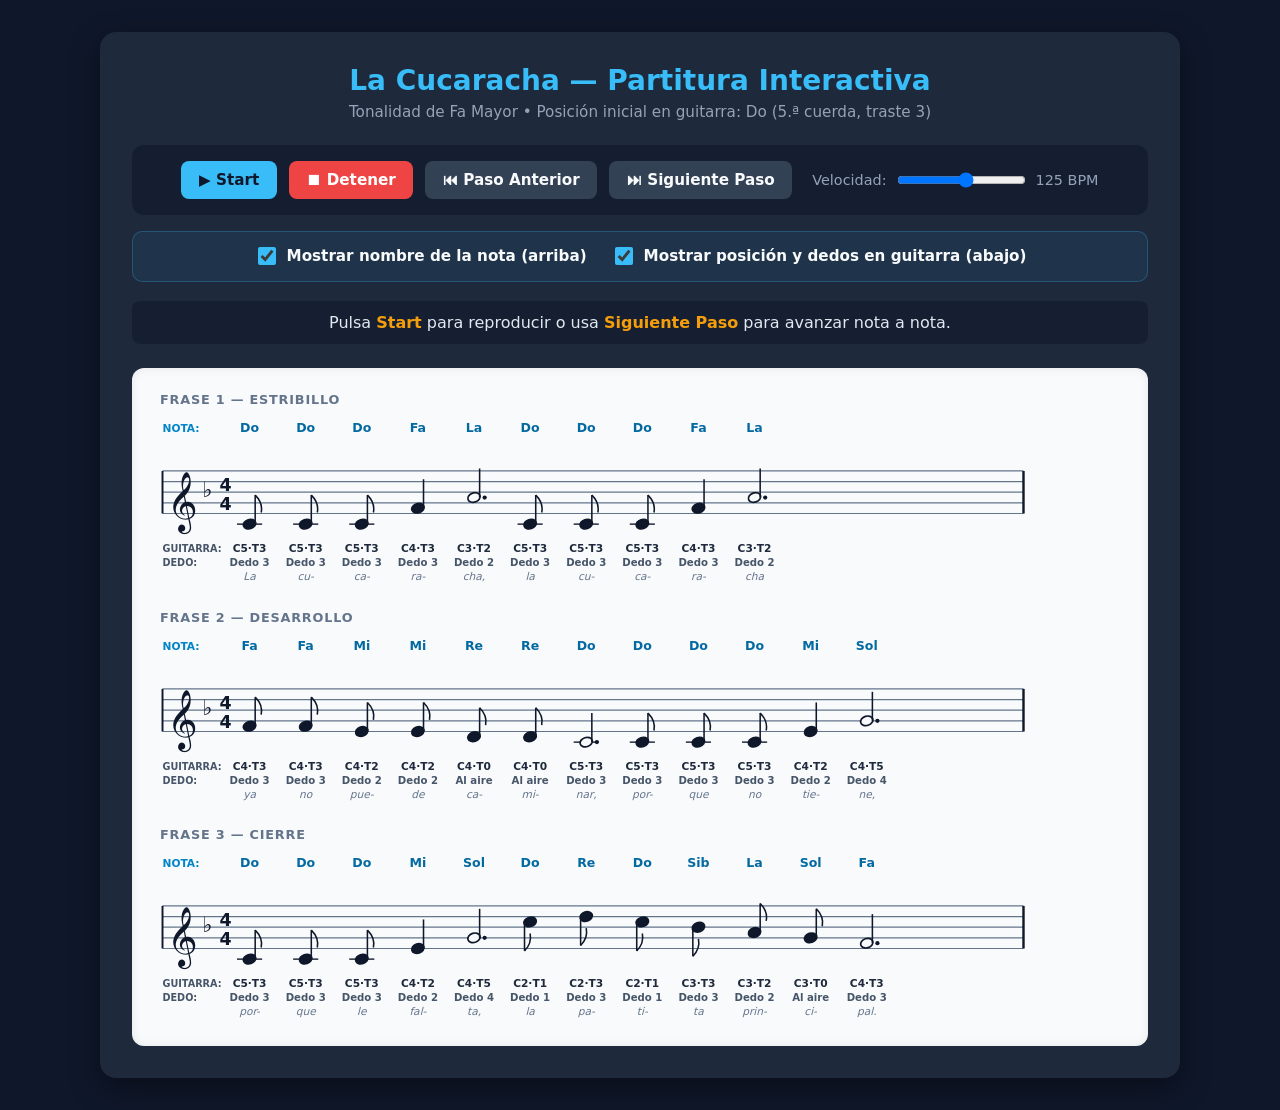
<file: partituras/cucaracha.html>
<!DOCTYPE html>
<html lang="es">
<head>
    <meta charset="UTF-8">
    <meta name="viewport" content="width=device-width, initial-scale=1.0">
    <title>La Cucaracha - Partitura Interactiva</title>
    <link rel="stylesheet" href="styles.css">
</head>
<body>

<div class="container">
    <header>
        <h1>La Cucaracha — Partitura Interactiva</h1>
        <p class="subtitle">Tonalidad de Fa Mayor • Posición inicial en guitarra: Do (5.ª cuerda, traste 3)</p>
    </header>

    <div class="controls">
        <button id="btnStart" type="button">▶ Start</button>
        <button id="btnStop" type="button" class="danger">⏹ Detener</button>
        <button id="btnPrev" type="button" class="secondary">⏮ Paso Anterior</button>
        <button id="btnNext" type="button" class="secondary">⏭ Siguiente Paso</button>
        <div class="tempo-control">
            <label for="tempo">Velocidad:</label>
            <input type="range" id="tempo" min="60" max="180" value="120">
            <span id="tempoVal">120 BPM</span>
        </div>
    </div>

    <div class="toggles">
        <label class="checkbox-label">
            <input type="checkbox" id="chkNotes" checked>
            Mostrar nombre de la nota (arriba)
        </label>
        <label class="checkbox-label">
            <input type="checkbox" id="chkFingers" checked>
            Mostrar posición y dedos en guitarra (abajo)
        </label>
    </div>

    <div class="info-panel" id="statusPanel">
        Pulsa <strong>Start</strong> para reproducir o usa <strong>Siguiente Paso</strong> para avanzar nota a nota.
    </div>

    <div class="sheet-paper" id="sheetPaper"></div>
</div>

<script src="js/cucaracha.js"></script>
<script src="js/player.js"></script>
</body>
</html>
</file>
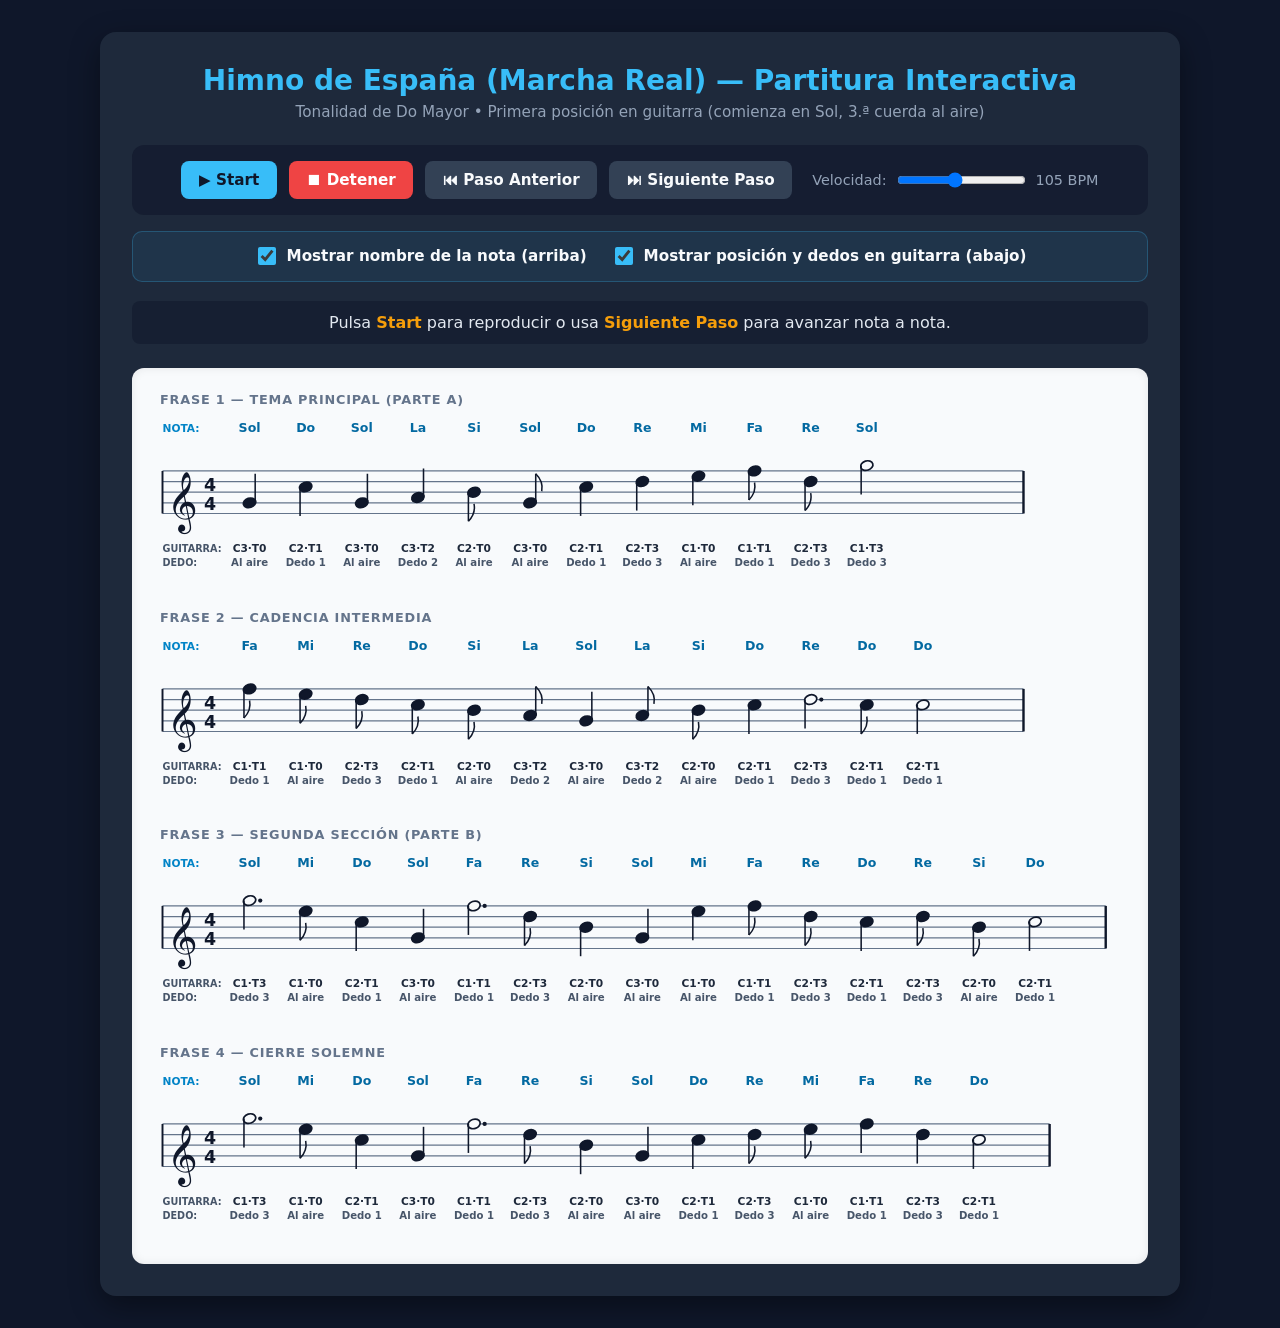
<file: partituras/himno.html>
<!DOCTYPE html>
<html lang="es">
<head>
    <meta charset="UTF-8">
    <meta name="viewport" content="width=device-width, initial-scale=1.0">
    <title>Himno de España - Partitura Interactiva</title>
    <link rel="stylesheet" href="styles.css">
</head>
<body>

<div class="container">
    <header>
        <h1>Himno de España (Marcha Real) — Partitura Interactiva</h1>
        <p class="subtitle">Tonalidad de Do Mayor • Primera posición en guitarra (comienza en Sol, 3.ª cuerda al aire)</p>
    </header>

    <div class="controls">
        <button id="btnStart" type="button">▶ Start</button>
        <button id="btnStop" type="button" class="danger">⏹ Detener</button>
        <button id="btnPrev" type="button" class="secondary">⏮ Paso Anterior</button>
        <button id="btnNext" type="button" class="secondary">⏭ Siguiente Paso</button>
        <div class="tempo-control">
            <label for="tempo">Velocidad:</label>
            <input type="range" id="tempo" min="60" max="160" value="105">
            <span id="tempoVal">105 BPM</span>
        </div>
    </div>

    <div class="toggles">
        <label class="checkbox-label">
            <input type="checkbox" id="chkNotes" checked>
            Mostrar nombre de la nota (arriba)
        </label>
        <label class="checkbox-label">
            <input type="checkbox" id="chkFingers" checked>
            Mostrar posición y dedos en guitarra (abajo)
        </label>
    </div>

    <div class="info-panel" id="statusPanel">
        Pulsa <strong>Start</strong> para reproducir o usa <strong>Siguiente Paso</strong> para avanzar nota a nota.
    </div>
    <div class="sheet-paper" id="sheetPaper"></div>
</div>

<script src="js/himno.js"></script>
<script src="js/player.js"></script>
</body>
</html>
</file>
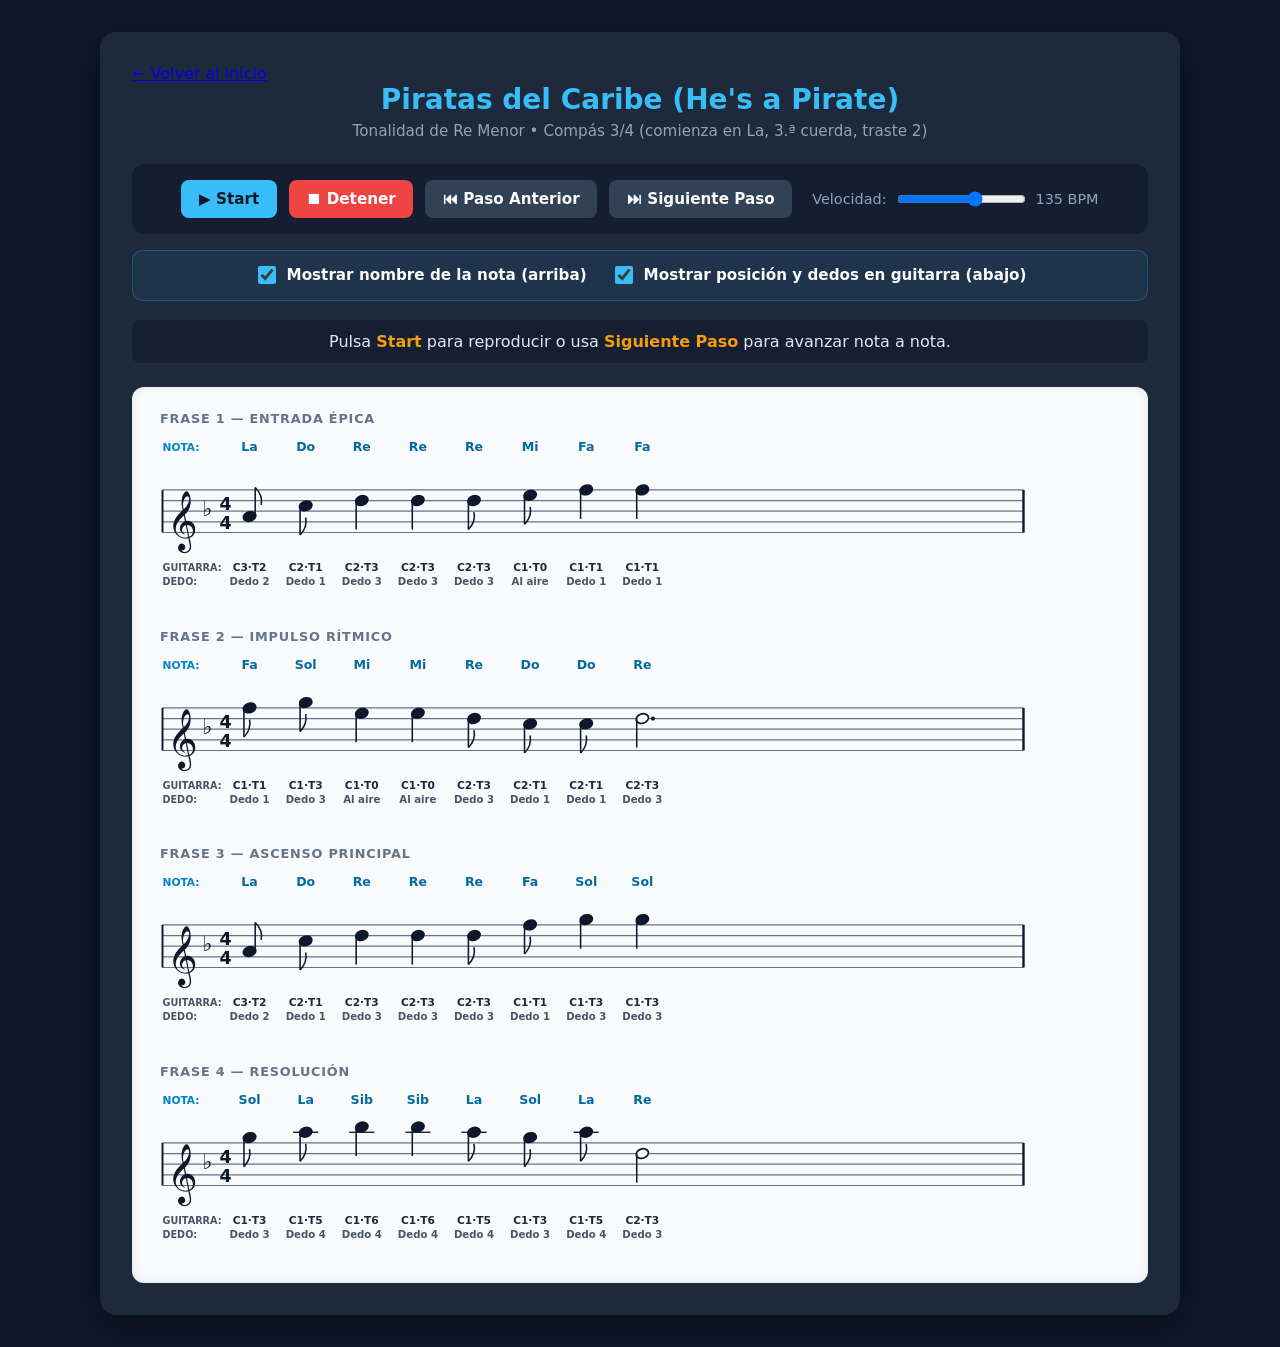
<file: partituras/piratas.html>
<!DOCTYPE html>
<html lang="es">
<head>
    <meta charset="UTF-8">
    <meta name="viewport" content="width=device-width, initial-scale=1.0">
    <title>Piratas del Caribe - Partitura Interactiva</title>
    <link rel="stylesheet" href="styles.css">
</head>
<body>

<div class="container">
    <nav class="top-nav">
        <a href="index.html" class="back-link">← Volver al inicio</a>
    </nav>

    <header>
        <h1>Piratas del Caribe (He's a Pirate)</h1>
        <p class="subtitle">Tonalidad de Re Menor • Compás 3/4 (comienza en La, 3.ª cuerda, traste 2)</p>
    </header>

    <div class="controls">
        <button id="btnStart" type="button">▶ Start</button>
        <button id="btnStop" type="button" class="danger">⏹ Detener</button>
        <button id="btnPrev" type="button" class="secondary">⏮ Paso Anterior</button>
        <button id="btnNext" type="button" class="secondary">⏭ Siguiente Paso</button>
        <div class="tempo-control">
            <label for="tempo">Velocidad:</label>
            <input type="range" id="tempo" min="60" max="180" value="135">
            <span id="tempoVal">135 BPM</span>
        </div>
    </div>

    <div class="toggles">
        <label class="checkbox-label">
            <input type="checkbox" id="chkNotes" checked>
            Mostrar nombre de la nota (arriba)
        </label>
        <label class="checkbox-label">
            <input type="checkbox" id="chkFingers" checked>
            Mostrar posición y dedos en guitarra (abajo)
        </label>
    </div>

    <div class="info-panel" id="statusPanel">
        Pulsa <strong>Start</strong> para reproducir o usa <strong>Siguiente Paso</strong> para avanzar nota a nota.
    </div>

    <div class="sheet-paper" id="sheetPaper"></div>
</div>

<script src="js/piratas.js"></script>
<script src="js/player.js"></script>
</body>
</html>
</file>
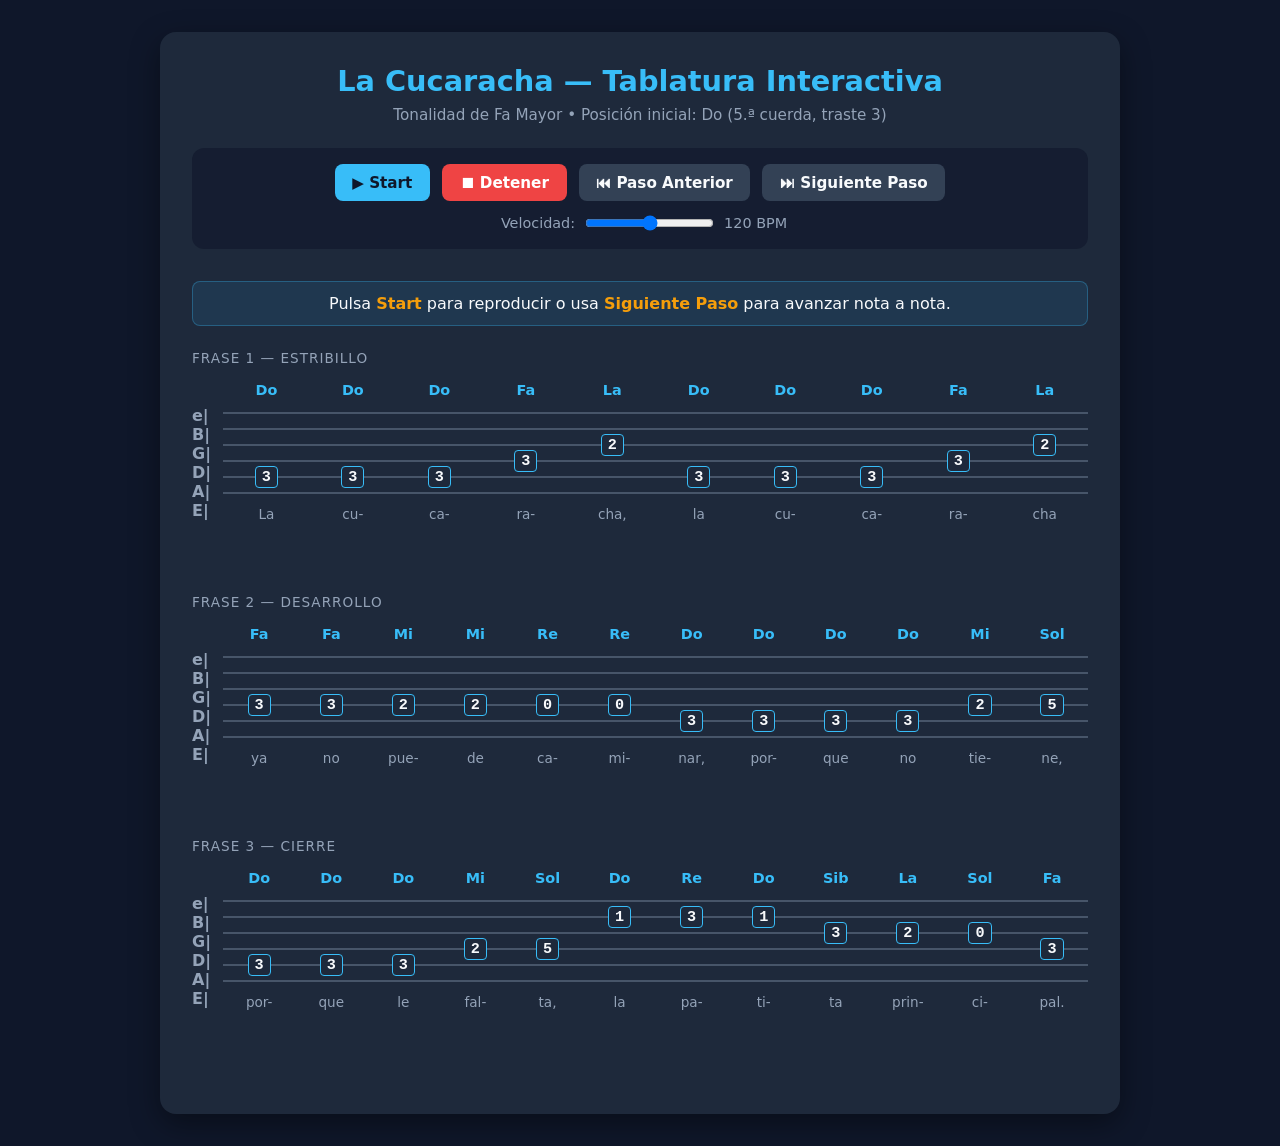
<file: tablaturas/la_cucaracha.html>
<!DOCTYPE html>
<html lang="es">
<head>
    <meta charset="UTF-8">
    <meta name="viewport" content="width=device-width, initial-scale=1.0">
    <title>La Cucaracha - Tablatura Interactiva</title>
    <style>
        :root {
            --bg: #0f172a;
            --card: #1e293b;
            --text: #f8fafc;
            --muted: #94a3b8;
            --accent: #38bdf8;
            --highlight: #f59e0b;
            --string-line: #475569;
        }
        * { box-sizing: border-box; font-family: 'Segoe UI', system-ui, sans-serif; }
        body {
            background-color: var(--bg);
            color: var(--text);
            margin: 0;
            padding: 2rem 1rem;
            display: flex;
            flex-direction: column;
            align-items: center;
        }
        .container {
            max-width: 960px;
            width: 100%;
            background: var(--card);
            padding: 2rem;
            border-radius: 16px;
            box-shadow: 0 10px 30px rgba(0,0,0,0.4);
        }
        header {
            text-align: center;
            margin-bottom: 1.5rem;
        }
        h1 { margin: 0 0 0.5rem 0; color: var(--accent); font-size: 1.8rem; }
        p.subtitle { margin: 0; color: var(--muted); font-size: 0.95rem; }

        /* Controles */
        .controls {
            display: flex;
            flex-wrap: wrap;
            gap: 0.75rem;
            justify-content: center;
            align-items: center;
            background: rgba(15, 23, 42, 0.6);
            padding: 1rem;
            border-radius: 12px;
            margin-bottom: 2rem;
        }
        button {
            background: var(--accent);
            color: #0f172a;
            border: none;
            padding: 0.6rem 1.1rem;
            border-radius: 8px;
            font-weight: 700;
            cursor: pointer;
            transition: transform 0.1s, opacity 0.2s;
            font-size: 0.95rem;
        }
        button:hover { opacity: 0.9; }
        button:active { transform: scale(0.97); }
        button.secondary { background: #334155; color: var(--text); }
        button.danger { background: #ef4444; color: white; }

        .tempo-control {
            display: flex;
            align-items: center;
            gap: 0.5rem;
            color: var(--muted);
            font-size: 0.9rem;
            margin-left: 0.5rem;
        }

        /* Tablatura Visual */
        .tab-phrase {
            margin-bottom: 2.5rem;
            overflow-x: auto;
            padding-bottom: 0.5rem;
        }
        .phrase-title {
            font-size: 0.85rem;
            text-transform: uppercase;
            letter-spacing: 1px;
            color: var(--muted);
            margin-bottom: 0.75rem;
        }
        .tab-grid {
            display: flex;
            align-items: stretch;
            min-width: 600px;
        }
        .string-labels {
            display: flex;
            flex-direction: column;
            justify-content: space-between;
            padding: 28px 12px 26px 0;
            font-family: monospace;
            font-weight: bold;
            color: var(--muted);
            user-select: none;
        }
        .note-col {
            flex: 1;
            display: flex;
            flex-direction: column;
            align-items: center;
            position: relative;
            cursor: pointer;
            border-radius: 6px;
            padding: 4px 0;
            transition: background 0.15s;
        }
        .note-col:hover { background: rgba(255,255,255,0.05); }
        .note-col.active { background: rgba(245, 158, 11, 0.2); }

        .note-name {
            height: 24px;
            font-weight: 700;
            font-size: 0.9rem;
            color: var(--accent);
        }
        .note-col.active .note-name { color: var(--highlight); transform: scale(1.15); }

        .strings-container {
            width: 100%;
            display: flex;
            flex-direction: column;
            gap: 14px;
            padding: 6px 0;
            position: relative;
        }
        .string-row {
            height: 2px;
            background: var(--string-line);
            width: 100%;
            position: relative;
            display: flex;
            justify-content: center;
            align-items: center;
        }
        .fret-badge {
            background: var(--card);
            color: var(--text);
            font-family: monospace;
            font-weight: bold;
            font-size: 0.95rem;
            padding: 1px 6px;
            border-radius: 4px;
            border: 1px solid var(--accent);
            z-index: 2;
        }
        .note-col.active .fret-badge {
            background: var(--highlight);
            color: #0f172a;
            border-color: var(--highlight);
            box-shadow: 0 0 12px var(--highlight);
        }
        .lyric-syllable {
            height: 22px;
            margin-top: 6px;
            font-size: 0.85rem;
            color: var(--muted);
        }
        .note-col.active .lyric-syllable { color: var(--text); font-weight: bold; }

        .info-panel {
            text-align: center;
            padding: 0.75rem;
            background: rgba(56, 189, 248, 0.1);
            border: 1px solid rgba(56, 189, 248, 0.3);
            border-radius: 8px;
            margin-bottom: 1.5rem;
            font-size: 1rem;
        }
        .info-panel strong { color: var(--highlight); }
    </style>
</head>
<body>

<div class="container">
    <header>
        <h1>La Cucaracha — Tablatura Interactiva</h1>
        <p class="subtitle">Tonalidad de Fa Mayor • Posición inicial: Do (5.ª cuerda, traste 3)</p>
    </header>

    <div class="controls">
        <button id="btnStart" onclick="startPlayback()">▶ Start</button>
        <button id="btnStop" class="danger" onclick="stopPlayback()">⏹ Detener</button>
        <button class="secondary" onclick="stepPrev()">⏮ Paso Anterior</button>
        <button class="secondary" onclick="stepNext()">⏭ Siguiente Paso</button>
        <div class="tempo-control">
            <label for="tempo">Velocidad:</label>
            <input type="range" id="tempo" min="60" max="180" value="120" oninput="updateTempoLabel(this.value)">
            <span id="tempoVal">120 BPM</span>
        </div>
    </div>

    <div class="info-panel" id="statusPanel">
        Pulsa <strong>Start</strong> para reproducir o usa <strong>Siguiente Paso</strong> para avanzar nota a nota.
    </div>

    <div id="tabContainer"></div>
</div>

<script>
    // Datos de la canción: cuerda (1=e aguda, 6=E grave), traste, frecuencia Hz, duración (en corcheas), letra, frase
    const songData = [
        // Frase 1
        { note: "Do",  string: 5, fret: 3, freq: 130.81, dur: 1, lyric: "La",  phrase: 0 },
        { note: "Do",  string: 5, fret: 3, freq: 130.81, dur: 1, lyric: "cu-", phrase: 0 },
        { note: "Do",  string: 5, fret: 3, freq: 130.81, dur: 1, lyric: "ca-", phrase: 0 },
        { note: "Fa",  string: 4, fret: 3, freq: 174.61, dur: 2, lyric: "ra-", phrase: 0 },
        { note: "La",  string: 3, fret: 2, freq: 220.00, dur: 3, lyric: "cha,",phrase: 0 },
        { note: "Do",  string: 5, fret: 3, freq: 130.81, dur: 1, lyric: "la",  phrase: 0 },
        { note: "Do",  string: 5, fret: 3, freq: 130.81, dur: 1, lyric: "cu-", phrase: 0 },
        { note: "Do",  string: 5, fret: 3, freq: 130.81, dur: 1, lyric: "ca-", phrase: 0 },
        { note: "Fa",  string: 4, fret: 3, freq: 174.61, dur: 2, lyric: "ra-", phrase: 0 },
        { note: "La",  string: 3, fret: 2, freq: 220.00, dur: 3, lyric: "cha", phrase: 0 },

        // Frase 2
        { note: "Fa",  string: 4, fret: 3, freq: 174.61, dur: 1, lyric: "ya",  phrase: 1 },
        { note: "Fa",  string: 4, fret: 3, freq: 174.61, dur: 1, lyric: "no",  phrase: 1 },
        { note: "Mi",  string: 4, fret: 2, freq: 164.81, dur: 1, lyric: "pue-",phrase: 1 },
        { note: "Mi",  string: 4, fret: 2, freq: 164.81, dur: 1, lyric: "de",  phrase: 1 },
        { note: "Re",  string: 4, fret: 0, freq: 146.83, dur: 1, lyric: "ca-", phrase: 1 },
        { note: "Re",  string: 4, fret: 0, freq: 146.83, dur: 1, lyric: "mi-", phrase: 1 },
        { note: "Do",  string: 5, fret: 3, freq: 130.81, dur: 3, lyric: "nar,",phrase: 1 },
        { note: "Do",  string: 5, fret: 3, freq: 130.81, dur: 1, lyric: "por-",phrase: 1 },
        { note: "Do",  string: 5, fret: 3, freq: 130.81, dur: 1, lyric: "que", phrase: 1 },
        { note: "Do",  string: 5, fret: 3, freq: 130.81, dur: 1, lyric: "no",  phrase: 1 },
        { note: "Mi",  string: 4, fret: 2, freq: 164.81, dur: 2, lyric: "tie-",phrase: 1 },
        { note: "Sol", string: 4, fret: 5, freq: 196.00, dur: 3, lyric: "ne,",phrase: 1 },

        // Frase 3
        { note: "Do",  string: 5, fret: 3, freq: 130.81, dur: 1, lyric: "por-",phrase: 2 },
        { note: "Do",  string: 5, fret: 3, freq: 130.81, dur: 1, lyric: "que", phrase: 2 },
        { note: "Do",  string: 5, fret: 3, freq: 130.81, dur: 1, lyric: "le",  phrase: 2 },
        { note: "Mi",  string: 4, fret: 2, freq: 164.81, dur: 2, lyric: "fal-",phrase: 2 },
        { note: "Sol", string: 4, fret: 5, freq: 196.00, dur: 3, lyric: "ta,",phrase: 2 },
        { note: "Do",  string: 2, fret: 1, freq: 261.63, dur: 1, lyric: "la",  phrase: 2 },
        { note: "Re",  string: 2, fret: 3, freq: 293.66, dur: 1, lyric: "pa-", phrase: 2 },
        { note: "Do",  string: 2, fret: 1, freq: 261.63, dur: 1, lyric: "ti-", phrase: 2 },
        { note: "Sib", string: 3, fret: 3, freq: 233.08, dur: 1, lyric: "ta",  phrase: 2 },
        { note: "La",  string: 3, fret: 2, freq: 220.00, dur: 1, lyric: "prin-",phrase: 2 },
        { note: "Sol", string: 3, fret: 0, freq: 196.00, dur: 1, lyric: "ci-", phrase: 2 },
        { note: "Fa",  string: 4, fret: 3, freq: 174.61, dur: 3, lyric: "pal.",phrase: 2 }
    ];

    const phraseTitles = [
        "Frase 1 — Estribillo",
        "Frase 2 — Desarrollo",
        "Frase 3 — Cierre"
    ];

    let currentIndex = -1;
    let isPlaying = false;
    let timerId = null;
    let audioCtx = null;

    // Síntesis de sonido tipo cuerda pulsada
    function playGuitarTone(freq, durationSec) {
        if (!audioCtx) {
            audioCtx = new (window.AudioContext || window.webkitAudioContext)();
        }
        if (audioCtx.state === 'suspended') {
            audioCtx.resume();
        }

        const now = audioCtx.currentTime;
        const osc = audioCtx.createOscillator();
        const filter = audioCtx.createBiquadFilter();
        const gain = audioCtx.createGain();

        osc.type = 'triangle';
        osc.frequency.setValueAtTime(freq, now);

        filter.type = 'lowpass';
        filter.frequency.setValueAtTime(1800, now);
        filter.frequency.exponentialRampToValueAtTime(350, now + durationSec);

        gain.gain.setValueAtTime(0.001, now);
        gain.gain.linearRampToValueAtTime(0.4, now + 0.02);
        gain.gain.exponentialRampToValueAtTime(0.001, now + durationSec + 0.2);

        osc.connect(filter);
        filter.connect(gain);
        gain.connect(audioCtx.destination);

        osc.start(now);
        osc.stop(now + durationSec + 0.25);
    }

    // Construir el DOM de la tablatura
    function renderTab() {
        const container = document.getElementById('tabContainer');
        container.innerHTML = '';
        const stringNames = ['e', 'B', 'G', 'D', 'A', 'E'];

        phraseTitles.forEach((title, pIdx) => {
            const phraseDiv = document.createElement('div');
            phraseDiv.className = 'tab-phrase';
            phraseDiv.innerHTML = `<div class="phrase-title">${title}</div>`;

            const grid = document.createElement('div');
            grid.className = 'tab-grid';

            const labels = document.createElement('div');
            labels.className = 'string-labels';
            stringNames.forEach(s => {
                labels.innerHTML += `<div>${s}|</div>`;
            });
            grid.appendChild(labels);

            songData.forEach((item, index) => {
                if (item.phrase !== pIdx) return;

                const col = document.createElement('div');
                col.className = 'note-col';
                col.id = `note-${index}`;
                col.onclick = () => selectStep(index);

                let stringsHtml = '<div class="strings-container">';
                for (let s = 1; s <= 6; s++) {
                    if (s === item.string) {
                        stringsHtml += `<div class="string-row"><span class="fret-badge">${item.fret}</span></div>`;
                    } else {
                        stringsHtml += `<div class="string-row"></div>`;
                    }
                }
                stringsHtml += '</div>';

                col.innerHTML = `
                    <div class="note-name">${item.note}</div>
                    ${stringsHtml}
                    <div class="lyric-syllable">${item.lyric}</div>
                `;
                grid.appendChild(col);
            });

            phraseDiv.appendChild(grid);
            container.appendChild(phraseDiv);
        });
    }

    function highlightNote(index) {
        document.querySelectorAll('.note-col').forEach(el => el.classList.remove('active'));
        if (index >= 0 && index < songData.length) {
            const el = document.getElementById(`note-${index}`);
            el.classList.add('active');
            el.scrollIntoView({ behavior: 'smooth', block: 'nearest', inline: 'center' });

            const item = songData[index];
            document.getElementById('statusPanel').innerHTML =
                `Paso <strong>${index + 1} / ${songData.length}</strong> — Nota: <strong>${item.note}</strong> | Cuerda: <strong>${item.string}.ª</strong> | Traste: <strong>${item.fret}</strong>`;
        }
    }

    function triggerNote(index) {
        currentIndex = index;
        highlightNote(index);
        const item = songData[index];
        const bpm = parseInt(document.getElementById('tempo').value, 10);
        const eighthSec = (60 / bpm) / 2;
        playGuitarTone(item.freq, item.dur * eighthSec);
    }

    function startPlayback() {
        if (isPlaying) return;
        isPlaying = true;
        if (currentIndex < 0 || currentIndex >= songData.length - 1) {
            currentIndex = 0;
        }
        playSequence();
    }

    function playSequence() {
        if (!isPlaying) return;
        if (currentIndex >= songData.length) {
            stopPlayback();
            currentIndex = -1;
            return;
        }

        triggerNote(currentIndex);
        const item = songData[currentIndex];
        const bpm = parseInt(document.getElementById('tempo').value, 10);
        const stepMs = ((60 / bpm) / 2) * item.dur * 1000;

        currentIndex++;
        timerId = setTimeout(playSequence, stepMs);
    }

    function stopPlayback() {
        isPlaying = false;
        clearTimeout(timerId);
    }

    // Modo paso a paso
    function stepNext() {
        stopPlayback();
        const next = currentIndex + 1 < songData.length ? currentIndex + 1 : 0;
        triggerNote(next);
    }

    function stepPrev() {
        stopPlayback();
        const prev = currentIndex - 1 >= 0 ? currentIndex - 1 : songData.length - 1;
        triggerNote(prev);
    }

    function selectStep(index) {
        stopPlayback();
        triggerNote(index);
    }

    function updateTempoLabel(val) {
        document.getElementById('tempoVal').textContent = `${val} BPM`;
    }

    renderTab();
</script>
</body>
</html>
</file>
<file: estudio/estilos.css>
:root {
  --bg: #0f172a;
  --panel: #1e293b;
  --text: #f8fafc;
  --muted: #94a3b8;
  --wood: #3e2723;
  --fret: #cbd5e1;
  --accent: #38bdf8;
  --green: #10b981;
}

* { box-sizing: border-box; font-family: system-ui, -apple-system, sans-serif; }

body {
  margin: 0;
  padding: 20px;
  background: var(--bg);
  color: var(--text);
  display: flex;
  flex-direction: column;
  align-items: center;
}

h1 { margin: 0 0 8px; font-size: 1.8rem; text-align: center; }
h2 { margin: 0 0 16px; font-size: 1.25rem; color: var(--accent); text-align: center; }
p.subtitle { margin: 0 0 20px; color: var(--muted); text-align: center; }

.legend {
  display: flex;
  flex-wrap: wrap;
  gap: 16px;
  background: var(--panel);
  padding: 12px 20px;
  border-radius: 10px;
  margin-bottom: 20px;
  font-size: 0.9rem;
}

.legend-item { display: flex; align-items: center; gap: 6px; }
.dot-sample { width: 16px; height: 16px; border-radius: 50%; display: inline-block; }
.root-sample { background: #ec4899; border: 2px solid #fff; }

.card {
  background: var(--panel);
  padding: 20px;
  border-radius: 12px;
  max-width: 1050px;
  width: 100%;
  margin-bottom: 24px;
}

/* --- AFINADOR --- */
.tuner-box {
  display: flex;
  flex-direction: column;
  align-items: center;
  gap: 14px;
  background: #0f172a;
  padding: 20px;
  border-radius: 10px;
}

.action-btn {
  background: var(--accent);
  color: #0f172a;
  border: none;
  padding: 10px 20px;
  border-radius: 8px;
  font-weight: bold;
  font-size: 0.95rem;
  cursor: pointer;
  transition: opacity 0.2s;
}
.action-btn:hover { opacity: 0.9; }
.action-btn.active-mic { background: #ef4444; color: #fff; }
.action-btn.small { padding: 8px 14px; font-size: 0.85rem; }

.tuner-readout { text-align: center; }
.tuner-note { font-size: 2.6rem; font-weight: 800; color: var(--accent); line-height: 1; }
.tuner-note.in-tune { color: var(--green); }
.tuner-freq { font-size: 0.9rem; color: var(--muted); margin-top: 4px; }

.tuner-meter {
  display: flex;
  align-items: center;
  gap: 12px;
  width: 100%;
  max-width: 420px;
}
.meter-label { font-size: 0.8rem; color: var(--muted); white-space: nowrap; }
.meter-track {
  position: relative;
  flex: 1;
  height: 12px;
  background: #1e293b;
  border-radius: 6px;
  overflow: hidden;
}
.meter-center {
  position: absolute;
  left: 50%;
  top: 0; bottom: 0;
  width: 3px;
  background: var(--green);
  transform: translateX(-50%);
}
.meter-needle {
  position: absolute;
  left: 50%;
  top: 0; bottom: 0;
  width: 8px;
  border-radius: 4px;
  background: #f59e0b;
  transform: translateX(-50%);
  transition: left 0.08s ease-out, background 0.15s;
}
.tuner-status { font-size: 0.9rem; color: var(--muted); text-align: center; }

/* --- PESTAÑAS Y CONTROLES --- */
.mode-tabs {
  display: flex;
  justify-content: center;
  gap: 10px;
  margin-bottom: 16px;
}

.tab-btn {
  padding: 8px 18px;
  background: #0f172a;
  color: var(--muted);
  border: 1px solid #334155;
  border-radius: 20px;
  cursor: pointer;
  font-weight: 600;
}
.tab-btn.active {
  background: var(--accent);
  color: #0f172a;
  border-color: var(--accent);
}

.controls, .pentatonic-controls {
  display: flex;
  flex-wrap: wrap;
  gap: 10px;
  justify-content: center;
  align-items: center;
  margin-bottom: 18px;
}
.hidden { display: none !important; }

select {
  background: #0f172a;
  color: var(--text);
  border: 1px solid #334155;
  padding: 8px 12px;
  border-radius: 8px;
  font-size: 0.9rem;
}

.btn {
  padding: 8px 14px;
  border: 1px solid #334155;
  background: #0f172a;
  color: var(--text);
  border-radius: 8px;
  cursor: pointer;
  font-weight: 600;
  transition: all 0.2s;
}
.btn:hover { border-color: var(--accent); }
.btn.active { background: var(--accent); color: #0f172a; border-color: var(--accent); }

/* --- DIAPASÓN --- */
.fretboard-wrapper { width: 100%; overflow-x: auto; }

table.fretboard {
  width: 100%;
  min-width: 850px;
  border-collapse: collapse;
  background: var(--wood);
  border-radius: 8px;
  overflow: hidden;
}

.fretboard th {
  background: #0f172a;
  color: var(--muted);
  padding: 8px;
  font-size: 0.85rem;
}

.fretboard td {
  border-right: 3px solid var(--fret);
  height: 48px;
  text-align: center;
  position: relative;
  padding: 0;
}

.fretboard td:nth-child(2) {
  border-right: 7px solid #f8fafc;
  background: #271815;
}

.fretboard td::before {
  content: "";
  position: absolute;
  left: 0; right: 0; top: 50%;
  background: linear-gradient(to bottom, #e2e8f0, #64748b);
  z-index: 1;
}

tr[data-string="0"] td::before { height: 1.5px; }
tr[data-string="1"] td::before { height: 2px; }
tr[data-string="2"] td::before { height: 2.5px; }
tr[data-string="3"] td::before { height: 3px; }
tr[data-string="4"] td::before { height: 3.5px; }
tr[data-string="5"] td::before { height: 4px; }

.string-label {
  background: #0f172a !important;
  border-right: none !important;
  font-weight: bold;
  width: 75px;
  color: var(--accent);
}
.string-label::before { display: none; }

.note-marker {
  position: relative;
  z-index: 2;
  display: inline-flex;
  flex-direction: column;
  align-items: center;
  justify-content: center;
  width: 38px;
  height: 38px;
  border-radius: 50%;
  font-size: 0.72rem;
  font-weight: bold;
  color: #fff;
  cursor: pointer;
  box-shadow: 0 2px 6px rgba(0,0,0,0.5);
  transition: transform 0.15s, opacity 0.2s;
  line-height: 1.05;
}

.note-marker:hover { transform: scale(1.15); }
.note-marker.dimmed { opacity: 0.12; }
.note-marker.root-note {
  background: #ec4899 !important;
  border: 2px solid #fff;
  transform: scale(1.06);
}
.finger-tag { font-size: 0.6rem; opacity: 0.9; }

.finger-0 { background: #10b981; }
.finger-1 { background: #3b82f6; }
.finger-2 { background: #eab308; color: #0f172a; }
.finger-3 { background: #f97316; }
.finger-4 { background: #ef4444; }
.finger-x { background: #64748b; }

.info-box {
  margin-top: 16px;
  background: #0f172a;
  padding: 14px 20px;
  border-radius: 8px;
  text-align: center;
  border-left: 4px solid var(--accent);
}

/* --- ACORDES --- */
.chord-display {
  display: flex;
  flex-wrap: wrap;
  gap: 24px;
  justify-content: center;
  align-items: center;
  background: #0f172a;
  padding: 20px;
  border-radius: 10px;
}

.chord-grid {
  border-collapse: collapse;
  background: var(--wood);
  border-radius: 6px;
  overflow: hidden;
}

.chord-grid th {
  background: #1e293b;
  padding: 6px 12px;
  font-size: 0.85rem;
  color: var(--muted);
}

.chord-grid td {
  width: 44px;
  height: 44px;
  border: 2px solid var(--fret);
  text-align: center;
}

.chord-grid tr:first-child td { border-top: 6px solid #f8fafc; }

.chord-dot {
  display: inline-flex;
  align-items: center;
  justify-content: center;
  width: 30px;
  height: 30px;
  border-radius: 50%;
  font-weight: bold;
  font-size: 0.85rem;
  color: #fff;
}

.chord-details { max-width: 380px; line-height: 1.6; }
.chord-details h3 { margin: 0 0 8px; font-size: 1.4rem; color: var(--accent); }
.strum-btn {
  margin-top: 12px;
  background: var(--green);
  color: #0f172a;
  border: none;
  padding: 10px 18px;
  border-radius: 8px;
  font-weight: bold;
  cursor: pointer;
}

/* --- METRÓNOMO Y TEMPORIZADOR --- */
.practice-grid {
  display: grid;
  grid-template-columns: repeat(auto-fit, minmax(300px, 1fr));
  gap: 20px;
}

.practice-box {
  background: #0f172a;
  padding: 20px;
  border-radius: 10px;
  display: flex;
  flex-direction: column;
  align-items: center;
  gap: 14px;
  border: 1px solid #334155;
}

.practice-box h3 {
  margin: 0;
  color: var(--accent);
  font-size: 1.15rem;
}

.bpm-display, .timer-display {
  font-size: 2.5rem;
  font-weight: 800;
  color: var(--text);
  line-height: 1;
}

.bpm-display small {
  font-size: 1rem;
  color: var(--muted);
}

.slider {
  width: 100%;
  max-width: 280px;
  accent-color: var(--accent);
  cursor: pointer;
}

.metro-controls {
  display: flex;
  gap: 12px;
  align-items: center;
  flex-wrap: wrap;
  justify-content: center;
}

.beat-lights {
  display: flex;
  gap: 10px;
  margin: 4px 0;
}

.beat-dot {
  width: 18px;
  height: 18px;
  border-radius: 50%;
  background: #334155;
  transition: transform 0.08s, background 0.08s;
}

.beat-dot.active-accent {
  background: #ec4899;
  transform: scale(1.25);
  box-shadow: 0 0 10px #ec4899;
}

.beat-dot.active-beat {
  background: var(--green);
  transform: scale(1.15);
  box-shadow: 0 0 8px var(--green);
}

.timer-label {
  font-size: 0.9rem;
  color: var(--green);
  font-weight: 600;
}

.preset-btns, .timer-actions {
  display: flex;
  gap: 8px;
  flex-wrap: wrap;
  justify-content: center;
}

.small-btn {
  padding: 6px 10px;
  font-size: 0.8rem;
}
</file>
<file: partituras/styles.css>
:root {
    --bg: #0f172a;
    --card: #1e293b;
    --paper: #f8fafc;
    --ink: #0f172a;
    --text: #f8fafc;
    --muted: #94a3b8;
    --accent: #38bdf8;
    --highlight: #f59e0b;
}

* {
    box-sizing: border-box;
    font-family: 'Segoe UI', system-ui, sans-serif;
}

body {
    background-color: var(--bg);
    color: var(--text);
    margin: 0;
    padding: 2rem 1rem;
    display: flex;
    flex-direction: column;
    align-items: center;
}

.container {
    max-width: 1080px;
    width: 100%;
    background: var(--card);
    padding: 2rem;
    border-radius: 16px;
    box-shadow: 0 10px 30px rgba(0, 0, 0, 0.4);
}

header {
    text-align: center;
    margin-bottom: 1.5rem;
}

.song-selector-bar {
    display: inline-flex;
    align-items: center;
    gap: 0.75rem;
    background: rgba(15, 23, 42, 0.7);
    padding: 0.5rem 1rem;
    border-radius: 999px;
    border: 1px solid rgba(56, 189, 248, 0.35);
    margin-bottom: 1rem;
}

.song-selector-bar label {
    font-size: 0.9rem;
    color: var(--muted);
    font-weight: 600;
}

.song-selector-bar select {
    background: #0f172a;
    color: var(--accent);
    border: 1px solid #334155;
    padding: 0.4rem 0.9rem;
    border-radius: 999px;
    font-size: 0.95rem;
    font-weight: 700;
    cursor: pointer;
    outline: none;
}

.song-selector-bar select:focus {
    border-color: var(--accent);
}

h1 {
    margin: 0 0 0.4rem 0;
    color: var(--accent);
    font-size: 1.75rem;
}

p.subtitle {
    margin: 0;
    color: var(--muted);
    font-size: 0.95rem;
}

.controls {
    display: flex;
    flex-wrap: wrap;
    gap: 0.75rem;
    justify-content: center;
    align-items: center;
    background: rgba(15, 23, 42, 0.6);
    padding: 1rem;
    border-radius: 12px;
    margin-bottom: 1rem;
}

button {
    background: var(--accent);
    color: #0f172a;
    border: none;
    padding: 0.6rem 1.1rem;
    border-radius: 8px;
    font-weight: 700;
    cursor: pointer;
    transition: transform 0.1s, opacity 0.2s;
    font-size: 0.95rem;
}

button:hover {
    opacity: 0.9;
}

button:active {
    transform: scale(0.97);
}

button.secondary {
    background: #334155;
    color: var(--text);
}

button.danger {
    background: #ef4444;
    color: white;
}

.tempo-control {
    display: flex;
    align-items: center;
    gap: 0.5rem;
    color: var(--muted);
    font-size: 0.9rem;
    margin-left: 0.5rem;
}

.toggles {
    display: flex;
    flex-wrap: wrap;
    gap: 1.5rem;
    justify-content: center;
    align-items: center;
    background: rgba(56, 189, 248, 0.08);
    border: 1px solid rgba(56, 189, 248, 0.25);
    padding: 0.8rem 1.2rem;
    border-radius: 10px;
    margin-bottom: 1.2rem;
}

.checkbox-label {
    display: flex;
    align-items: center;
    gap: 0.5rem;
    cursor: pointer;
    font-size: 0.95rem;
    font-weight: 600;
    user-select: none;
}

.checkbox-label input[type="checkbox"] {
    width: 18px;
    height: 18px;
    accent-color: var(--accent);
    cursor: pointer;
}

.info-panel {
    text-align: center;
    padding: 0.75rem;
    background: rgba(15, 23, 42, 0.5);
    border-radius: 8px;
    margin-bottom: 1.5rem;
    font-size: 1rem;
    color: #e2e8f0;
}

.info-panel strong {
    color: var(--highlight);
}

.sheet-paper {
    background: var(--paper);
    color: var(--ink);
    border-radius: 12px;
    padding: 1.5rem 1rem;
    box-shadow: inset 0 0 10px rgba(0, 0, 0, 0.08);
    overflow-x: auto;
}

.phrase-block {
    margin-bottom: 1.4rem;
}

.phrase-block:last-child {
    margin-bottom: 0;
}

.phrase-header {
    font-size: 0.8rem;
    font-weight: 700;
    text-transform: uppercase;
    letter-spacing: 0.8px;
    color: #64748b;
    padding-left: 12px;
    margin-bottom: 2px;
}

svg.staff-svg {
    display: block;
    min-width: 900px;
    width: 100%;
    height: 178px;
}

.note-group {
    cursor: pointer;
}

.note-group:hover .note-head {
    fill: #0284c7;
}

.note-group.active .note-head {
    fill: var(--highlight) !important;
}

.note-group.active .note-stem {
    stroke: var(--highlight) !important;
}

.note-group.active .top-label {
    fill: #d97706 !important;
    font-size: 14px;
}

.note-group.active .bottom-label {
    fill: #d97706 !important;
    font-weight: 800;
}

.note-group.active .highlight-bg {
    opacity: 1;
}

.hide-top .top-label {
    display: none;
}

.hide-bottom .bottom-label {
    display: none;
}
</file>
